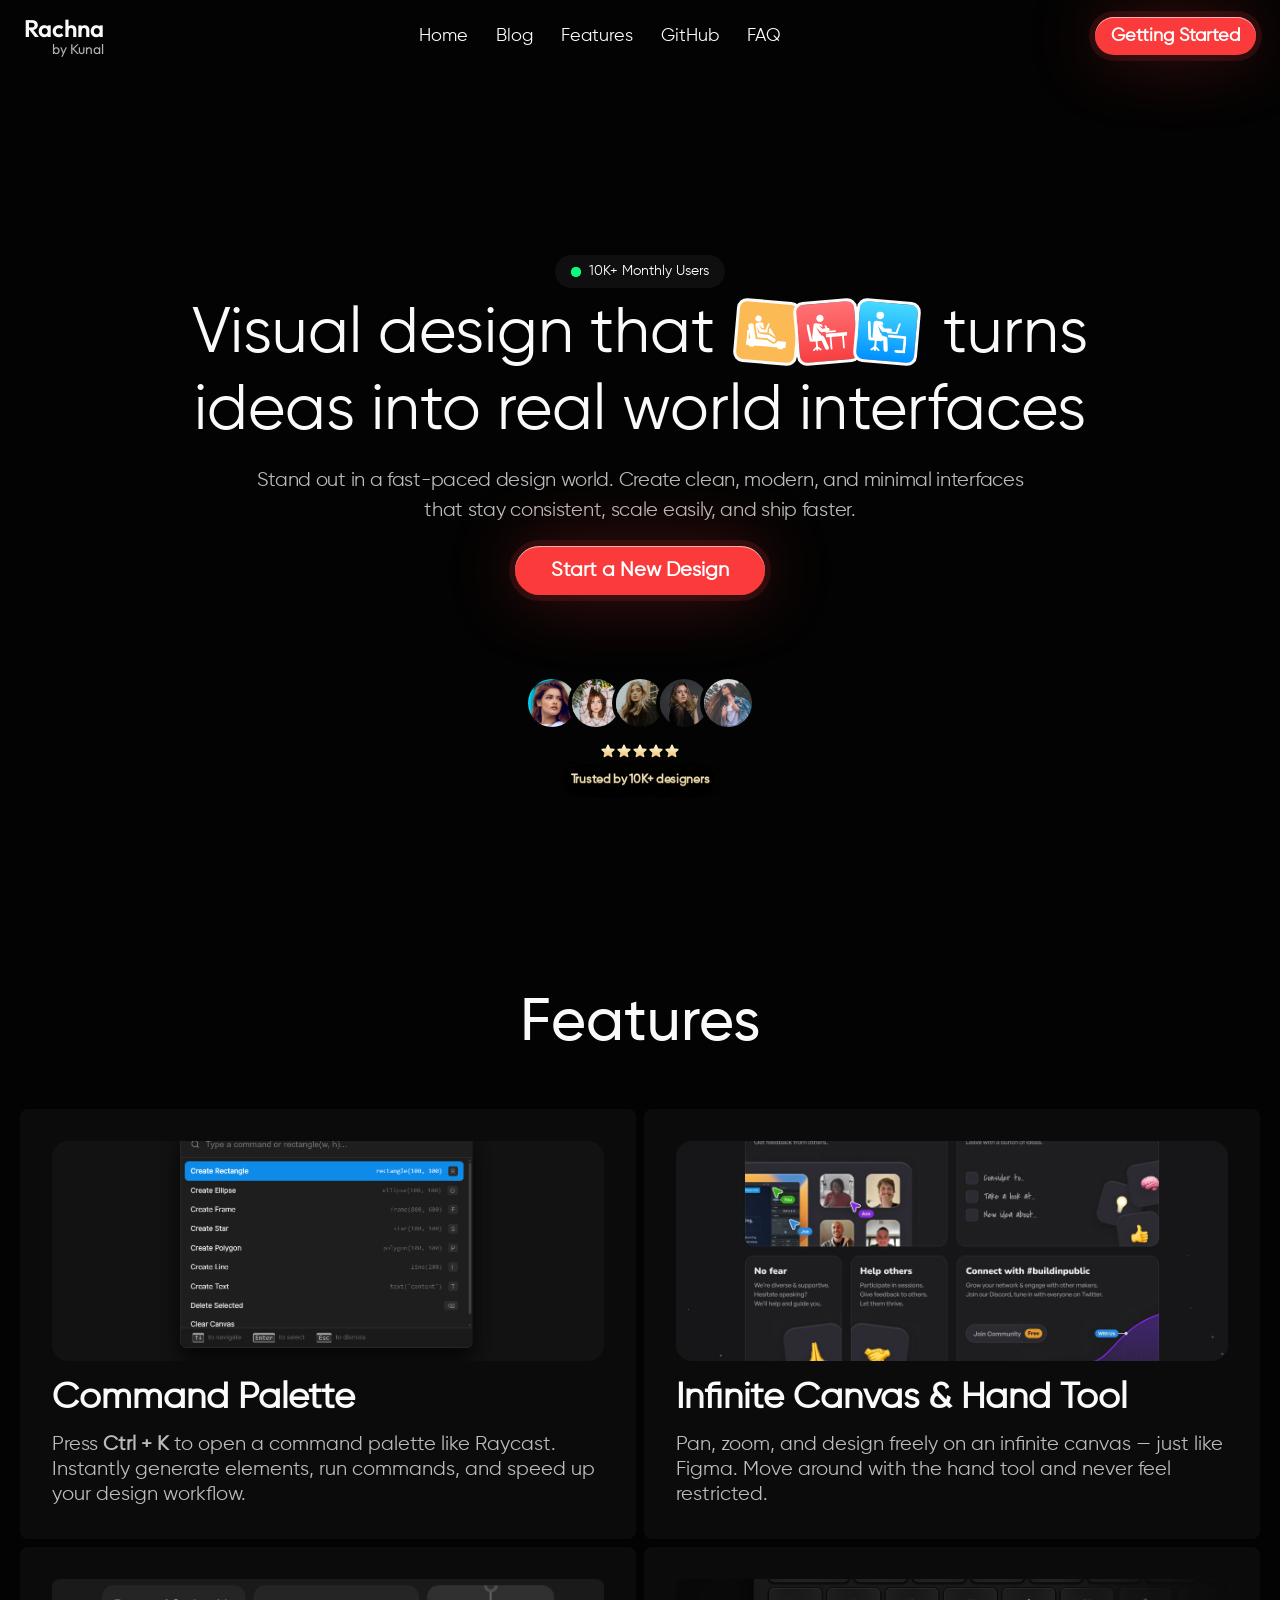
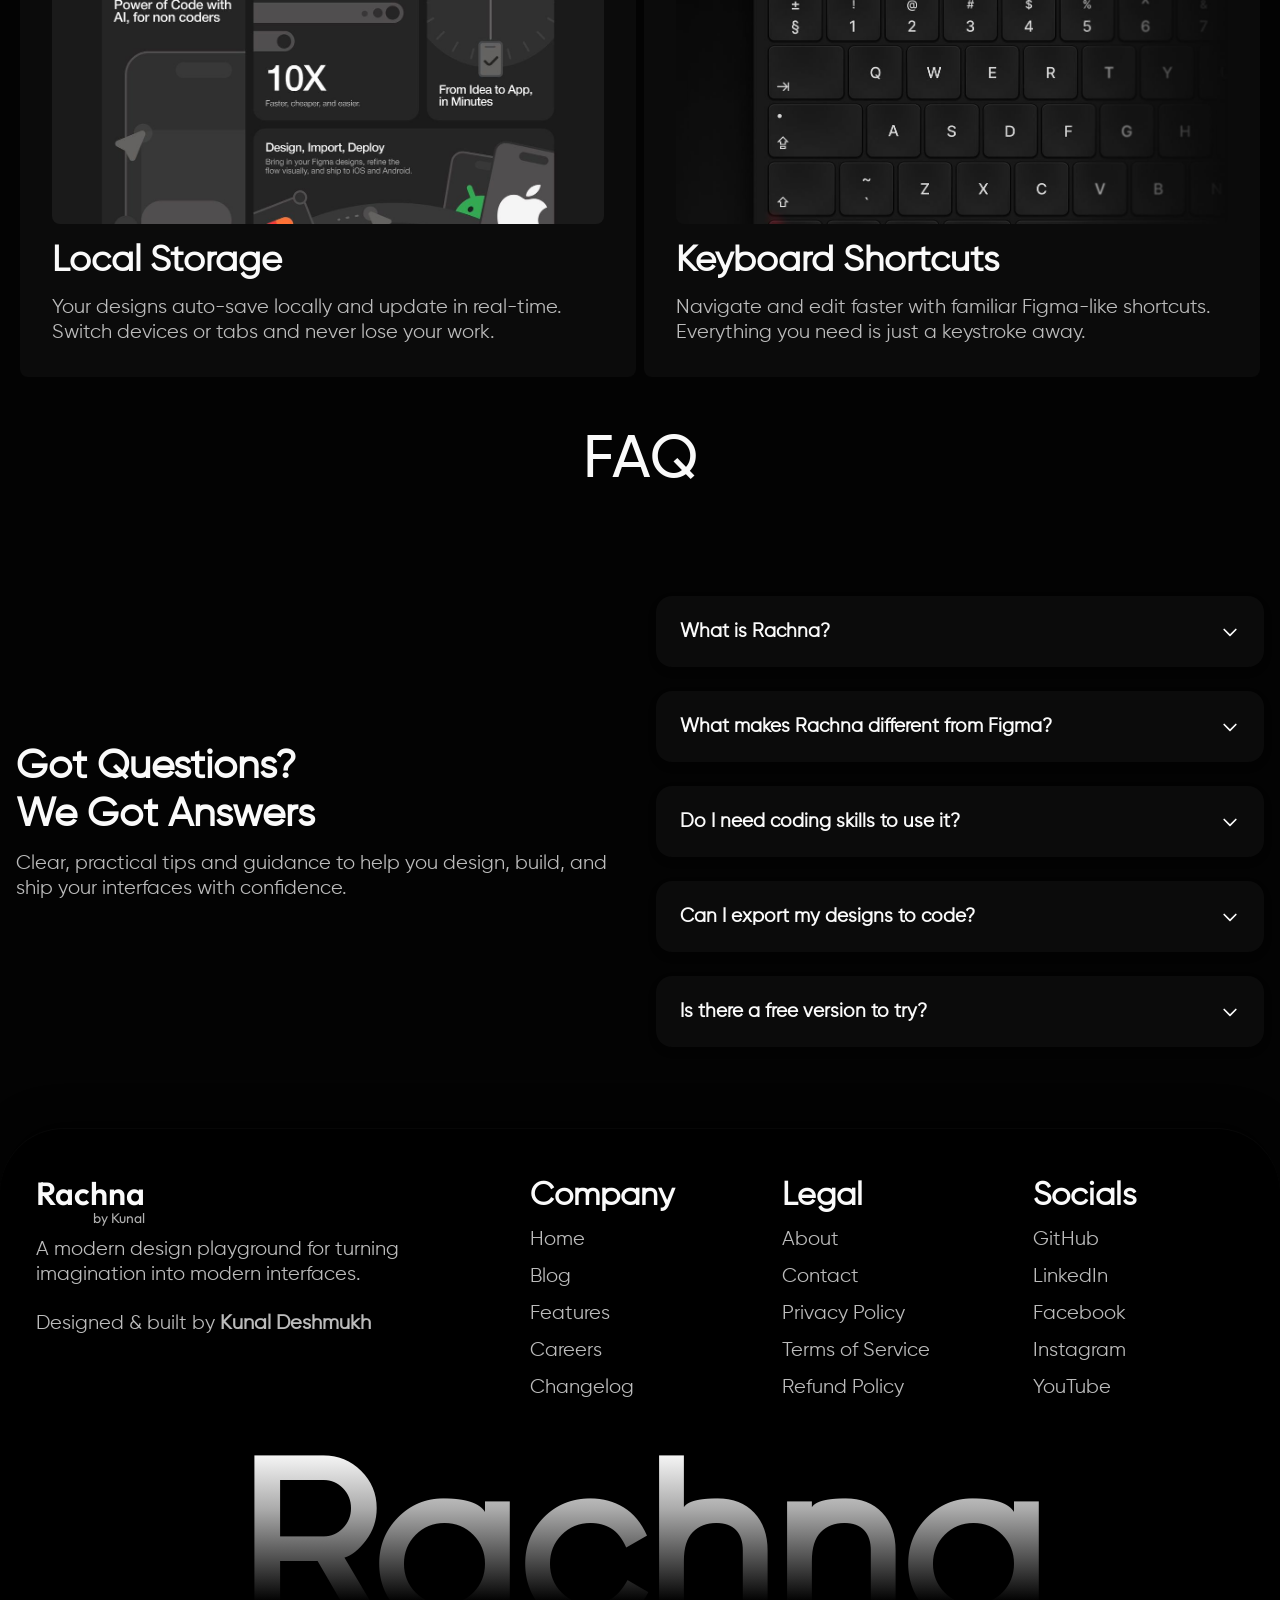
<file: index.html>
<!doctype html>
<html lang="en">
  <head>
    <meta charset="UTF-8" />
    <meta name="viewport" content="width=device-width, initial-scale=1.0" />
    <title>UI | Design, Develop, Deploy</title>
    <link rel="icon" type="image/svg+xml" href="./assets/favicon.svg" />
    <link rel="stylesheet" href="./styles/style.css" />
    <!-- Google tag (gtag.js) -->
		<script async src="https://www.googletagmanager.com/gtag/js?id=G-HBQ35H2QPW"></script>
		<script>
			window.dataLayer = window.dataLayer || []
			function gtag() {
				dataLayer.push(arguments)
			}
			gtag('js', new Date())

			gtag('config', 'G-HBQ35H2QPW')
		</script>
  </head>
  <body>
    <!-- Navigation Bar -->
    <header>
      <div class="header-inner">
        <div class="left">
          <div class="logo">
            <a href="/">
              <span class="brand">Rachna</span>
              <span class="byline">by Kunal</span></a
            >
          </div>
        </div>

        <div class="middle">
          <nav>
            <a href="/">Home</a>
            <a
              href="https://nikuma.notion.site/Rachna-2f1621b27a448098a3bcf5c730794fc7"
              target="_blank"
              rel="noopener noreferrer"
              >Blog</a
            >
            <a href="/#workflow">Features</a>
            <a
              href="https://github.com/bodhniraj/rachna"
              target="_blank"
              rel="noopener noreferrer"
              >GitHub</a
            >
            <a href="/#faq">FAQ</a>
          </nav>
        </div>

        <div class="right">
          <button id="nav-cta">Getting Started</button>

          <div class="more">
            <div class="menu">
              <svg
                xmlns="http://www.w3.org/2000/svg"
                fill="none"
                viewBox="0 0 24 24"
                stroke-width="1.5"
                id="rotatesvg"
              >
                <path
                  stroke-linecap="round"
                  stroke-linejoin="round"
                  d="M6.75 12a.75.75 0 1 1-1.5 0 .75.75 0 0 1 1.5 0ZM12.75 12a.75.75 0 1 1-1.5 0 .75.75 0 0 1 1.5 0ZM18.75 12a.75.75 0 1 1-1.5 0 .75.75 0 0 1 1.5 0Z"
                ></path>
              </svg>
            </div>

            <!-- offset menu -->
            <div class="nav-card" id="navCard">
              <a href="/">Home</a>
              <a
                href="https://nikuma.notion.site/Rachna-2f1621b27a448098a3bcf5c730794fc7"
                target="_blank"
                rel="noopener noreferrer"
                >Blog</a
              >
              <a href="/#workflow">Features</a>
              <a
                href="https://github.com/bodhniraj/rachna"
                target="_blank"
                rel="noopener noreferrer"
                >GitHub</a
              >
              <a href="/#faq">FAQ</a>
            </div>
          </div>
        </div>
      </div>
    </header>

    <!-- Hero Section -->
    <section id="container" class="hero">
      <div class="spotlight-bg"></div>
      <!-- label -->
      <div class="label">
        <div class="status-dot">
          <div class="ping"></div>
          <div class="dot"></div>
        </div>
        <span class="label-text">10K+ Monthly Users</span>
      </div>

      <!-- heading -->
      <h1 class="fade-up">
        Visual design that
        <span class="icons delay-4">
          <span>
            <svg
              width="500"
              height="500"
              viewBox="0 0 500 500"
              fill="none"
              xmlns="http://www.w3.org/2000/svg"
            >
              <g clip-path="url(#clip0_3_60)">
                <path
                  d="M275.732 239.846C275.773 244.747 274.784 249.602 272.83 254.096L278.207 261.374C281.346 262.182 284.388 263.327 287.281 264.788C348.287 295.795 365.124 304.4 365.124 304.4C365.124 304.4 349.46 281.021 295.628 208.282C291.172 202.251 284.287 199.059 277.297 199.056L269.779 220.699C273.597 226.36 275.667 233.018 275.732 239.846Z"
                  fill="white"
                />
                <path
                  d="M118.504 146.726C104.25 150.231 95.536 164.629 99.041 178.883L131.827 312.197L131.86 312.152C134.596 321.684 143.358 328.645 153.736 328.645L153.946 328.644L261.565 327.658L333.105 364.024C344.356 369.741 358.051 365.223 363.736 354.039C369.437 342.822 364.967 329.109 353.751 323.408L277.247 284.52C274.046 282.893 270.506 282.046 266.916 282.046L266.716 282.047L153.529 283.083L185.137 275.801L169.454 275.95C153.313 276.026 141.369 265.179 138.26 257.056L112.103 188.696L154.311 250.914C157.76 255.997 163.508 258.82 169.297 258.765L240.816 258.081C250.671 257.988 258.642 249.925 258.546 240.009C258.503 234.259 255.563 228.628 250.603 225.301L275.216 154.442C277.223 148.666 274.166 142.36 268.392 140.354L268.36 140.345C262.613 138.365 256.306 141.418 254.304 147.178L228.177 222.397L178.552 222.871L140.329 166.528L184.945 205.624L209.111 205.393L196.685 154.869C193.18 140.615 178.782 131.901 164.528 135.406L118.504 146.726ZM168.853 91.369C168.853 96.536 167.836 101.652 165.858 106.426C163.881 111.2 160.983 115.537 157.329 119.191C153.676 122.844 149.339 125.743 144.565 127.72C139.791 129.697 134.675 130.715 129.508 130.715C124.341 130.715 119.225 129.697 114.451 127.72C109.677 125.743 105.34 122.844 101.687 119.191C98.033 115.537 95.1349 111.2 93.1577 106.426C91.1804 101.652 90.1629 96.536 90.163 91.369C90.163 80.9341 94.3083 70.9265 101.687 63.5479C109.065 56.1693 119.073 52.024 129.508 52.024C139.943 52.024 149.95 56.1693 157.329 63.5479C164.708 70.9265 168.853 80.9341 168.853 91.369Z"
                  fill="white"
                />
                <path
                  d="M486.164 350.878H387.769C387.032 355.473 385.582 359.924 383.471 364.071C372.229 386.186 345.182 394.992 323.075 383.757L258.393 350.877H117.314L74.513 176.849C73.6949 173.522 72.2261 170.391 70.1915 167.634C68.1569 164.878 65.5967 162.552 62.6586 160.79C59.7205 159.029 56.4626 157.866 53.0729 157.37C49.6832 156.874 46.2288 157.053 42.909 157.899L27.942 161.711C14.144 165.224 5.75399 179.199 9.13899 193.028L22.61 248.073C20.1383 246.038 17.0354 244.928 13.834 244.932C6.19299 244.932 -0.00201416 251.127 -0.00201416 258.768V417.072C-0.00201416 424.713 6.19299 430.908 13.834 430.908H37.948V439.016C37.948 441.395 38.893 443.677 40.5752 445.359C42.2574 447.041 44.539 447.986 46.918 447.986H91.914C94.293 447.986 96.5745 447.041 98.2567 445.359C99.9389 443.677 100.884 441.395 100.884 439.016V430.908H402.036V439.016C402.036 441.395 402.981 443.677 404.663 445.359C406.345 447.041 408.627 447.986 411.006 447.986H456.002C458.381 447.986 460.663 447.041 462.345 445.359C464.027 443.677 464.972 441.395 464.972 439.016V430.908H486.164C493.805 430.908 500 424.713 500 417.072V364.715C500.001 357.073 493.806 350.879 486.165 350.879M27.672 350.879V268.746L47.774 350.879H27.672Z"
                  fill="white"
                />
              </g>
              <defs>
                <clipPath id="clip0_3_60">
                  <rect width="500" height="500" fill="white" />
                </clipPath>
              </defs>
            </svg>
          </span>
          <span>
            <svg
              width="500"
              height="500"
              viewBox="0 0 500 500"
              fill="none"
              xmlns="http://www.w3.org/2000/svg"
            >
              <g clip-path="url(#clip0_2_20)">
                <path
                  d="M495.913 270.637H237.451C236.367 270.637 235.327 271.068 234.561 271.834C233.795 272.601 233.364 273.64 233.364 274.724V312.15C233.364 313.234 233.795 314.273 234.561 315.04C235.327 315.806 236.367 316.237 237.451 316.237H277.484V461.457C277.484 467.661 282.514 472.691 288.718 472.691C294.922 472.691 299.952 467.662 299.952 461.457V316.236H433.413V461.457C433.413 467.661 438.443 472.691 444.647 472.691C450.851 472.691 455.881 467.662 455.881 461.457V316.236H495.915C496.999 316.236 498.038 315.805 498.805 315.039C499.571 314.272 500.002 313.233 500.002 312.149V274.723C500.002 273.639 499.571 272.6 498.805 271.834C498.038 271.067 496.999 270.637 495.915 270.637M221.463 72.252C221.463 78.1525 220.301 83.9954 218.043 89.4468C215.785 94.8983 212.476 99.8516 208.304 104.024C204.131 108.196 199.178 111.506 193.727 113.764C188.275 116.022 182.433 117.184 176.532 117.184C170.631 117.184 164.788 116.022 159.337 113.764C153.885 111.506 148.932 108.197 144.76 104.024C140.587 99.8519 137.278 94.8986 135.02 89.447C132.762 83.9955 131.6 78.1526 131.6 72.252C131.656 60.3721 136.415 48.998 144.835 40.6174C153.255 32.2368 164.651 27.532 176.531 27.532C188.411 27.532 199.808 32.2368 208.228 40.6174C216.648 48.998 221.407 60.3721 221.463 72.252Z"
                  fill="white"
                />
                <path
                  d="M209.102 308.121C207.841 304.584 205.782 301.385 203.084 298.773C200.387 296.161 197.124 294.205 193.548 293.058L168.027 284.878L172.642 268.769C163.49 267.227 155.749 261.056 152.14 252.605L120.32 177.775L168.817 239.503C170.89 242.143 173.584 244.229 176.659 245.575C179.733 246.921 183.093 247.486 186.439 247.219L228.39 243.881C228.092 244.898 227.94 245.953 227.939 247.013C227.939 253.217 232.969 258.247 239.173 258.247H351.743C357.947 258.247 362.977 253.218 362.977 247.013C362.977 240.808 357.947 235.779 351.743 235.779H279.29C283.962 231.684 286.724 225.529 286.193 218.861C285.301 207.654 275.514 199.282 264.285 200.183L260.708 200.468L247.346 170.165C244.842 164.487 238.207 161.915 232.535 164.418C226.858 166.921 224.285 173.553 226.787 179.229L236.984 202.355L194.089 205.768L152.336 152.623L196.574 185.516L197.965 180.379C202.582 164.264 193.261 147.457 177.147 142.841L127.497 128.616C123.472 127.463 119.253 127.155 115.104 127.711C110.954 128.268 106.965 129.677 103.386 131.849C99.8076 134.022 96.7171 136.911 94.3089 140.335C91.9008 143.76 90.2271 147.645 89.393 151.748L59.458 298.998C58.6308 303.06 58.7912 307.262 59.9258 311.249C61.0604 315.237 63.136 318.894 65.978 321.912H54.33L32.443 149.082C31.313 140.159 23.163 133.84 14.241 134.972C5.317 136.102 -0.999005 144.251 0.130995 153.174L23.822 340.244C24.3189 344.178 26.2345 347.796 29.2094 350.417C32.1842 353.039 36.0137 354.485 39.979 354.484H98.79V421.174L60.103 452.754C55.296 456.678 54.581 463.754 58.504 468.561C62.427 473.368 69.503 474.083 74.312 470.16L98.789 450.178V461.457C98.789 467.661 103.819 472.691 110.023 472.691C116.227 472.691 121.257 467.662 121.257 461.457V450.178L145.733 470.16C147.736 471.799 150.244 472.693 152.831 472.692C156.089 472.692 159.319 471.282 161.54 468.562C165.464 463.755 164.749 456.679 159.942 452.755L121.257 421.175V354.485H173.759L210.097 456.458C213.66 466.457 223.069 472.693 233.108 472.693C235.903 472.689 238.676 472.207 241.308 471.268C254.017 466.74 260.647 452.766 256.118 440.057L209.102 308.121Z"
                  fill="white"
                />
              </g>
              <defs>
                <clipPath id="clip0_2_20">
                  <rect width="500" height="500" fill="white" />
                </clipPath>
              </defs>
            </svg>
          </span>
          <span>
            <svg
              width="500"
              height="500"
              viewBox="0 0 500 500"
              fill="none"
              xmlns="http://www.w3.org/2000/svg"
            >
              <g clip-path="url(#clip0_2_11)">
                <path
                  d="M196.737 50.04C196.737 62.9659 191.602 75.3623 182.462 84.5023C173.322 93.6422 160.926 98.777 148 98.777C135.074 98.777 122.678 93.6422 113.538 84.5023C104.398 75.3623 99.2629 62.9659 99.2629 50.04C99.2629 37.1141 104.398 24.7177 113.538 15.5777C122.678 6.43778 135.074 1.303 148 1.303C160.926 1.303 173.322 6.43778 182.462 15.5777C191.602 24.7177 196.737 37.1141 196.737 50.04ZM261.664 332.114C260.992 326.858 258.76 321.923 255.255 317.949C251.751 313.974 247.135 311.141 242.004 309.816L185.39 295.2L186.654 277.385C176.996 275.544 168.861 268.955 165.027 259.977L130.514 178.811L183.116 245.764C185.366 248.626 188.288 250.888 191.623 252.349C194.958 253.809 198.602 254.423 202.231 254.135L247.734 250.514C247.412 251.618 247.247 252.761 247.245 253.911C247.245 260.64 252.7 266.096 259.43 266.096H369.348C372.028 266.096 374.634 265.212 376.761 263.581C378.889 261.95 380.419 259.664 381.115 257.075L412.053 142.048C413.801 135.549 409.95 128.864 403.451 127.116C396.952 125.37 390.267 129.218 388.519 135.718L360.007 241.725H302.945C308.012 237.284 311.007 230.608 310.432 223.375C309.465 211.218 298.842 202.138 286.669 203.114L210.53 209.172L165.241 151.527L194.061 173.029L194.987 159.987C196.274 141.85 182.615 126.102 164.477 124.815L108.595 120.849C89.4619 119.491 73.1959 134.739 73.3419 153.94L74.5809 316.924C74.6328 323.628 77.0798 330.092 81.4799 335.15H58.9329L35.192 147.683C33.967 138.005 25.131 131.147 15.4489 132.378C5.77095 133.604 -1.08305 142.443 0.14395 152.121L25.841 355.034C26.959 363.861 34.468 370.48 43.366 370.48H107.158V442.82L65.1959 477.074C59.9829 481.329 59.206 489.006 63.462 494.219C67.7169 499.433 75.395 500.208 80.6069 495.953L107.157 474.279V486.514C107.157 493.243 112.612 498.699 119.342 498.699C126.072 498.699 131.527 493.244 131.527 486.514V474.279L158.077 495.953C160.249 497.731 162.969 498.702 165.776 498.7C167.585 498.702 169.371 498.301 171.005 497.526C172.639 496.751 174.08 495.622 175.223 494.22C179.478 489.007 178.702 481.331 173.489 477.075L131.527 442.821V370.481H189.697C198.522 370.481 205.815 364.002 207.13 355.545L211.375 356.641L226.57 475.558C228.425 490.085 241.708 500.338 256.211 498.483C270.727 496.629 280.99 483.357 279.136 468.842L261.664 332.114Z"
                  fill="white"
                />
                <path
                  d="M482.335 281.916H281.685C271.93 281.916 264.02 289.825 264.02 299.581C264.02 309.337 271.929 317.246 281.685 317.246H464.67V463.37H381.534C371.779 463.37 363.869 471.279 363.869 481.035C363.869 490.791 371.778 498.7 381.534 498.7H482.335C492.09 498.7 500 490.791 500 481.035V299.58C500 289.825 492.091 281.916 482.335 281.916Z"
                  fill="white"
                />
              </g>
              <defs>
                <clipPath id="clip0_2_11">
                  <rect width="500" height="500" fill="white" />
                </clipPath>
              </defs>
            </svg> </span
        ></span>
        turns ideas into real world interfaces
      </h1>

      <!-- sub-heading -->
      <p class="fade-up">
        Stand out in a fast-paced design world. Create clean, modern, and
        minimal interfaces that stay consistent, scale easily, and ship faster.
      </p>

      <!-- cta -->
      <button id="cta" class="fade-in">Start a New Design</button>

      <!-- social-proofs -->
      <div class="social">
        <div class="proof float">
          <img src="./assets/images/first.png" alt="" />
          <img src="./assets/images/second.png" alt="" />
          <img src="./assets/images/third.png" alt="" />
          <img src="./assets/images/fourth.png" alt="" />
          <img src="./assets/images/fifth.png" alt="" />
        </div>
        <span class="stars"
          ><svg
            xmlns="http://www.w3.org/2000/svg"
            viewBox="0 0 24 24"
            class="size-6"
          >
            <defs>
              <!-- Gold body -->
              <linearGradient id="goldFill" x1="0" y1="0" x2="0" y2="1">
                <stop offset="0%" stop-color="#fff6d8"></stop>
                <stop offset="100%" stop-color="#f0c97a"></stop>
              </linearGradient>

              <!-- Subtle top highlight -->
              <linearGradient id="goldHighlight" x1="0" y1="0" x2="0" y2="1">
                <stop offset="0%" stop-color="white" stop-opacity="0.55"></stop>
                <stop offset="60%" stop-color="white" stop-opacity="0"></stop>
              </linearGradient>
            </defs>

            <!-- main star -->
            <path
              d="M10.788 3.21c.448-1.077 1.976-1.077 2.424 0l2.082 5.006 5.404.434c1.164.093 1.636 1.545.749 2.305l-4.117 3.527 1.257 5.273c.271 1.136-.964 2.033-1.96 1.425L12 18.354 7.373 21.18c-.996.608-2.231-.29-1.96-1.425l1.257-5.273-4.117-3.527c-.887-.76-.415-2.212.749-2.305l5.404-.434 2.082-5.005Z"
              fill="url(#goldFill)"
            ></path>

            <!-- internal highlight overlay -->
            <path
              d="M10.788 3.21c.448-1.077 1.976-1.077 2.424 0l2.082 5.006 5.404.434c1.164.093 1.636 1.545.749 2.305l-4.117 3.527 1.257 5.273c.271 1.136-.964 2.033-1.96 1.425L12 18.354 7.373 21.18c-.996.608-2.231-.29-1.96-1.425l1.257-5.273-4.117-3.527c-.887-.76-.415-2.212.749-2.305l5.404-.434 2.082-5.005Z"
              fill="url(#goldHighlight)"
              opacity="0.35"
            ></path>

            <!-- crisp edge -->
            <path
              d="M10.788 3.21c.448-1.077 1.976-1.077 2.424 0l2.082 5.006 5.404.434c1.164.093 1.636 1.545.749 2.305l-4.117 3.527 1.257 5.273c.271 1.136-.964 2.033-1.96 1.425L12 18.354 7.373 21.18c-.996.608-2.231-.29-1.96-1.425l1.257-5.273-4.117-3.527c-.887-.76-.415-2.212.749-2.305l5.404-.434 2.082-5.005Z"
              fill="none"
              stroke="white"
              stroke-opacity="0.25"
              stroke-width="0.4"
            ></path>
          </svg>
          <svg
            xmlns="http://www.w3.org/2000/svg"
            viewBox="0 0 24 24"
            class="size-6"
          >
            <defs>
              <!-- Gold body -->
              <linearGradient id="goldFill" x1="0" y1="0" x2="0" y2="1">
                <stop offset="0%" stop-color="#fff6d8"></stop>
                <stop offset="100%" stop-color="#f0c97a"></stop>
              </linearGradient>

              <!-- Subtle top highlight -->
              <linearGradient id="goldHighlight" x1="0" y1="0" x2="0" y2="1">
                <stop offset="0%" stop-color="white" stop-opacity="0.55"></stop>
                <stop offset="60%" stop-color="white" stop-opacity="0"></stop>
              </linearGradient>
            </defs>

            <!-- main star -->
            <path
              d="M10.788 3.21c.448-1.077 1.976-1.077 2.424 0l2.082 5.006 5.404.434c1.164.093 1.636 1.545.749 2.305l-4.117 3.527 1.257 5.273c.271 1.136-.964 2.033-1.96 1.425L12 18.354 7.373 21.18c-.996.608-2.231-.29-1.96-1.425l1.257-5.273-4.117-3.527c-.887-.76-.415-2.212.749-2.305l5.404-.434 2.082-5.005Z"
              fill="url(#goldFill)"
            ></path>

            <!-- internal highlight overlay -->
            <path
              d="M10.788 3.21c.448-1.077 1.976-1.077 2.424 0l2.082 5.006 5.404.434c1.164.093 1.636 1.545.749 2.305l-4.117 3.527 1.257 5.273c.271 1.136-.964 2.033-1.96 1.425L12 18.354 7.373 21.18c-.996.608-2.231-.29-1.96-1.425l1.257-5.273-4.117-3.527c-.887-.76-.415-2.212.749-2.305l5.404-.434 2.082-5.005Z"
              fill="url(#goldHighlight)"
              opacity="0.35"
            ></path>

            <!-- crisp edge -->
            <path
              d="M10.788 3.21c.448-1.077 1.976-1.077 2.424 0l2.082 5.006 5.404.434c1.164.093 1.636 1.545.749 2.305l-4.117 3.527 1.257 5.273c.271 1.136-.964 2.033-1.96 1.425L12 18.354 7.373 21.18c-.996.608-2.231-.29-1.96-1.425l1.257-5.273-4.117-3.527c-.887-.76-.415-2.212.749-2.305l5.404-.434 2.082-5.005Z"
              fill="none"
              stroke="white"
              stroke-opacity="0.25"
              stroke-width="0.4"
            ></path>
          </svg>
          <svg
            xmlns="http://www.w3.org/2000/svg"
            viewBox="0 0 24 24"
            class="size-6"
          >
            <defs>
              <!-- Gold body -->
              <linearGradient id="goldFill" x1="0" y1="0" x2="0" y2="1">
                <stop offset="0%" stop-color="#fff6d8"></stop>
                <stop offset="100%" stop-color="#f0c97a"></stop>
              </linearGradient>

              <!-- Subtle top highlight -->
              <linearGradient id="goldHighlight" x1="0" y1="0" x2="0" y2="1">
                <stop offset="0%" stop-color="white" stop-opacity="0.55"></stop>
                <stop offset="60%" stop-color="white" stop-opacity="0"></stop>
              </linearGradient>
            </defs>

            <!-- main star -->
            <path
              d="M10.788 3.21c.448-1.077 1.976-1.077 2.424 0l2.082 5.006 5.404.434c1.164.093 1.636 1.545.749 2.305l-4.117 3.527 1.257 5.273c.271 1.136-.964 2.033-1.96 1.425L12 18.354 7.373 21.18c-.996.608-2.231-.29-1.96-1.425l1.257-5.273-4.117-3.527c-.887-.76-.415-2.212.749-2.305l5.404-.434 2.082-5.005Z"
              fill="url(#goldFill)"
            ></path>

            <!-- internal highlight overlay -->
            <path
              d="M10.788 3.21c.448-1.077 1.976-1.077 2.424 0l2.082 5.006 5.404.434c1.164.093 1.636 1.545.749 2.305l-4.117 3.527 1.257 5.273c.271 1.136-.964 2.033-1.96 1.425L12 18.354 7.373 21.18c-.996.608-2.231-.29-1.96-1.425l1.257-5.273-4.117-3.527c-.887-.76-.415-2.212.749-2.305l5.404-.434 2.082-5.005Z"
              fill="url(#goldHighlight)"
              opacity="0.35"
            ></path>

            <!-- crisp edge -->
            <path
              d="M10.788 3.21c.448-1.077 1.976-1.077 2.424 0l2.082 5.006 5.404.434c1.164.093 1.636 1.545.749 2.305l-4.117 3.527 1.257 5.273c.271 1.136-.964 2.033-1.96 1.425L12 18.354 7.373 21.18c-.996.608-2.231-.29-1.96-1.425l1.257-5.273-4.117-3.527c-.887-.76-.415-2.212.749-2.305l5.404-.434 2.082-5.005Z"
              fill="none"
              stroke="white"
              stroke-opacity="0.25"
              stroke-width="0.4"
            ></path>
          </svg>
          <svg
            xmlns="http://www.w3.org/2000/svg"
            viewBox="0 0 24 24"
            class="size-6"
          >
            <defs>
              <!-- Gold body -->
              <linearGradient id="goldFill" x1="0" y1="0" x2="0" y2="1">
                <stop offset="0%" stop-color="#fff6d8"></stop>
                <stop offset="100%" stop-color="#f0c97a"></stop>
              </linearGradient>

              <!-- Subtle top highlight -->
              <linearGradient id="goldHighlight" x1="0" y1="0" x2="0" y2="1">
                <stop offset="0%" stop-color="white" stop-opacity="0.55"></stop>
                <stop offset="60%" stop-color="white" stop-opacity="0"></stop>
              </linearGradient>
            </defs>

            <!-- main star -->
            <path
              d="M10.788 3.21c.448-1.077 1.976-1.077 2.424 0l2.082 5.006 5.404.434c1.164.093 1.636 1.545.749 2.305l-4.117 3.527 1.257 5.273c.271 1.136-.964 2.033-1.96 1.425L12 18.354 7.373 21.18c-.996.608-2.231-.29-1.96-1.425l1.257-5.273-4.117-3.527c-.887-.76-.415-2.212.749-2.305l5.404-.434 2.082-5.005Z"
              fill="url(#goldFill)"
            ></path>

            <!-- internal highlight overlay -->
            <path
              d="M10.788 3.21c.448-1.077 1.976-1.077 2.424 0l2.082 5.006 5.404.434c1.164.093 1.636 1.545.749 2.305l-4.117 3.527 1.257 5.273c.271 1.136-.964 2.033-1.96 1.425L12 18.354 7.373 21.18c-.996.608-2.231-.29-1.96-1.425l1.257-5.273-4.117-3.527c-.887-.76-.415-2.212.749-2.305l5.404-.434 2.082-5.005Z"
              fill="url(#goldHighlight)"
              opacity="0.35"
            ></path>

            <!-- crisp edge -->
            <path
              d="M10.788 3.21c.448-1.077 1.976-1.077 2.424 0l2.082 5.006 5.404.434c1.164.093 1.636 1.545.749 2.305l-4.117 3.527 1.257 5.273c.271 1.136-.964 2.033-1.96 1.425L12 18.354 7.373 21.18c-.996.608-2.231-.29-1.96-1.425l1.257-5.273-4.117-3.527c-.887-.76-.415-2.212.749-2.305l5.404-.434 2.082-5.005Z"
              fill="none"
              stroke="white"
              stroke-opacity="0.25"
              stroke-width="0.4"
            ></path>
          </svg>
          <svg
            xmlns="http://www.w3.org/2000/svg"
            viewBox="0 0 24 24"
            class="size-6"
          >
            <defs>
              <!-- Gold body -->
              <linearGradient id="goldFill" x1="0" y1="0" x2="0" y2="1">
                <stop offset="0%" stop-color="#fff6d8"></stop>
                <stop offset="100%" stop-color="#f0c97a"></stop>
              </linearGradient>

              <!-- Subtle top highlight -->
              <linearGradient id="goldHighlight" x1="0" y1="0" x2="0" y2="1">
                <stop offset="0%" stop-color="white" stop-opacity="0.55"></stop>
                <stop offset="60%" stop-color="white" stop-opacity="0"></stop>
              </linearGradient>
            </defs>

            <!-- main star -->
            <path
              d="M10.788 3.21c.448-1.077 1.976-1.077 2.424 0l2.082 5.006 5.404.434c1.164.093 1.636 1.545.749 2.305l-4.117 3.527 1.257 5.273c.271 1.136-.964 2.033-1.96 1.425L12 18.354 7.373 21.18c-.996.608-2.231-.29-1.96-1.425l1.257-5.273-4.117-3.527c-.887-.76-.415-2.212.749-2.305l5.404-.434 2.082-5.005Z"
              fill="url(#goldFill)"
            ></path>

            <!-- internal highlight overlay -->
            <path
              d="M10.788 3.21c.448-1.077 1.976-1.077 2.424 0l2.082 5.006 5.404.434c1.164.093 1.636 1.545.749 2.305l-4.117 3.527 1.257 5.273c.271 1.136-.964 2.033-1.96 1.425L12 18.354 7.373 21.18c-.996.608-2.231-.29-1.96-1.425l1.257-5.273-4.117-3.527c-.887-.76-.415-2.212.749-2.305l5.404-.434 2.082-5.005Z"
              fill="url(#goldHighlight)"
              opacity="0.35"
            ></path>

            <!-- crisp edge -->
            <path
              d="M10.788 3.21c.448-1.077 1.976-1.077 2.424 0l2.082 5.006 5.404.434c1.164.093 1.636 1.545.749 2.305l-4.117 3.527 1.257 5.273c.271 1.136-.964 2.033-1.96 1.425L12 18.354 7.373 21.18c-.996.608-2.231-.29-1.96-1.425l1.257-5.273-4.117-3.527c-.887-.76-.415-2.212.749-2.305l5.404-.434 2.082-5.005Z"
              fill="none"
              stroke="white"
              stroke-opacity="0.25"
              stroke-width="0.4"
            ></path>
          </svg>
        </span>
        <p class="fade-up">Trusted by 10K+ designers</p>
      </div>
    </section>

    <!-- Features -->

    <section class="workflow" id="workflow">
      <!-- sub-heading -->
      <h2 class="fade-up">
        <span>Features</span>
      </h2>

      <!-- bento grid -->
      <div class="bentogrid">
        <div class="bento">
          <div class="box1">
            <div class="top">
              <!-- <span>01</span> -->
            </div>
            <div class="bottom">
              <h3>Command Palette</h3>
              <p>
                Press <strong>Ctrl + K</strong> to open a command palette like
                Raycast. Instantly generate elements, run commands, and speed up
                your design workflow.
              </p>
            </div>
          </div>
          <div class="box2">
            <div class="top">
              <!-- <span>02</span> -->
            </div>
            <div class="bottom">
              <h3>Infinite Canvas & Hand Tool</h3>
              <p>
                Pan, zoom, and design freely on an infinite canvas — just like
                Figma. Move around with the hand tool and never feel restricted.
              </p>
            </div>
          </div>
          <div class="box3">
            <div class="top">
              <!-- <span>03</span> -->
            </div>
            <div class="bottom">
              <h3>Local Storage</h3>
              <p>
                Your designs auto-save locally and update in real-time. Switch
                devices or tabs and never lose your work.
              </p>
            </div>
          </div>
          <div class="box4">
            <div class="top">
              <!-- <span>04</span> -->
            </div>
            <div class="bottom">
              <h3>Keyboard Shortcuts</h3>
              <p>
                Navigate and edit faster with familiar Figma-like shortcuts.
                Everything you need is just a keystroke away.
              </p>
            </div>
          </div>
        </div>
      </div>
    </section>

    <!-- FAQ -->
    <section class="faq" id="faq">
      <!-- sub-heading -->
      <h2 class="fade-up">
        <span>FAQ</span>
      </h2>

      <!-- bento grid -->
      <div class="bentogrid">
        <div class="bento">
          <div class="box1">
            <h3>Got Questions? <br />We Got Answers</h3>
            <p>
              Clear, practical tips and guidance to help you design, build, and
              ship your interfaces with confidence.
            </p>
          </div>
          <div class="box2">
            <div class="faq-container">
              <!-- FAQ Items -->
              <div class="faq-list">
                <details class="faq-item">
                  <summary>
                    <h3>What is Rachna?</h3>

                    <svg
                      class="arrow"
                      width="20"
                      height="20"
                      viewBox="0 0 24 24"
                      fill="none"
                      stroke="currentColor"
                      stroke-width="2"
                      stroke-linecap="round"
                      stroke-linejoin="round"
                    >
                      <path d="M19 9l-7 7-7-7"></path>
                    </svg>
                  </summary>

                  <div class="faq-content">
                    <p>
                      Rachna is a modern visual design tool built to turn your
                      ideas into interfaces — clean, scalable, and ready for
                      real-world projects.
                    </p>
                  </div>
                </details>

                <details class="faq-item">
                  <summary>
                    <h3>What makes Rachna different from Figma?</h3>

                    <svg
                      class="arrow"
                      width="20"
                      height="20"
                      viewBox="0 0 24 24"
                      fill="none"
                      stroke="currentColor"
                      stroke-width="2"
                      stroke-linecap="round"
                      stroke-linejoin="round"
                    >
                      <path d="M19 9l-7 7-7-7"></path>
                    </svg>
                  </summary>

                  <div class="faq-content">
                    <p>
                      Rachna is built for speed and simplicity. Our main focus
                      is on modern and clean design, lightning-fast performance,
                      and minimal clutter workflow so you can focus on design,
                      not distractions.
                    </p>
                  </div>
                </details>

                <details class="faq-item">
                  <summary>
                    <h3>Do I need coding skills to use it?</h3>

                    <svg
                      class="arrow"
                      width="20"
                      height="20"
                      viewBox="0 0 24 24"
                      fill="none"
                      stroke="currentColor"
                      stroke-width="2"
                      stroke-linecap="round"
                      stroke-linejoin="round"
                    >
                      <path d="M19 9l-7 7-7-7"></path>
                    </svg>
                  </summary>

                  <div class="faq-content">
                    <p>
                      Nope! Whether you’re a designer or a beginner, Rachna’s
                      intuitive drag-and-drop interface lets you create
                      professional interfaces without touching a single line of
                      code.
                    </p>
                  </div>
                </details>

                <details class="faq-item">
                  <summary>
                    <h3>Can I export my designs to code?</h3>
                    <svg
                      class="arrow"
                      width="20"
                      height="20"
                      viewBox="0 0 24 24"
                      fill="none"
                      stroke="currentColor"
                      stroke-width="2"
                      stroke-linecap="round"
                      stroke-linejoin="round"
                    >
                      <path d="M19 9l-7 7-7-7"></path>
                    </svg>
                  </summary>

                  <div class="faq-content">
                    <p>
                      Yes! Rachna lets you export clean, production-ready HTML &
                      CSS code for your projects which is perfect for developers
                      or handoff to teams.
                    </p>
                  </div>
                </details>

                <details class="faq-item">
                  <summary>
                    <h3>Is there a free version to try?</h3>

                    <svg
                      class="arrow"
                      width="20"
                      height="20"
                      viewBox="0 0 24 24"
                      fill="none"
                      stroke="currentColor"
                      stroke-width="2"
                      stroke-linecap="round"
                      stroke-linejoin="round"
                    >
                      <path d="M19 9l-7 7-7-7"></path>
                    </svg>
                  </summary>

                  <div class="faq-content">
                    <p>
                      Definitely! Get started with our free plan, explore all
                      the core features, and upgrade anytime if you need
                      advanced functionality.
                    </p>
                  </div>
                </details>
              </div>
            </div>
          </div>
        </div>
      </div>
    </section>

    <!-- Footer -->
    <section class="footer">
      <!-- bento grid -->
      <div class="bentogrid">
        <div class="bento">
          <div class="box1">
            <a href="/" class="rizz">
              <span class="brand">Rachna</span>
              <span class="byline">by Kunal</span></a
            >
            <p>
              A modern design playground for turning imagination into modern
              interfaces.
            </p>
            <p>Designed & built by <b>Kunal Deshmukh</b></p>
          </div>
          <div class="box2">
            <h3>Company</h3>
            <ul>
              <li><a href="/">Home</a></li>
              <li>
                <a
                  href="https://nikuma.notion.site/Rachna-2f1621b27a448098a3bcf5c730794fc7"
                  target="_blank"
                  rel="noopener noreferrer"
                  >Blog</a
                >
              </li>
              <li>
                <a href="/#workflow">Features</a>
              </li>
              <li><a href="/">Careers</a></li>
              <li><a href="/">Changelog</a></li>
            </ul>
          </div>
          <div class="box3">
            <h3>Legal</h3>
            <ul>
              <li><a href="/">About</a></li>
              <li><a href="/">Contact</a></li>
              <li><a href="/">Privacy Policy</a></li>
              <li><a href="/">Terms of Service</a></li>
              <li><a href="/">Refund Policy</a></li>
            </ul>
          </div>
          <div class="box4">
            <h3>Socials</h3>
            <ul>
              <li>
                <a
                  href="https://github.com/Kunald07"
                  target="_blank"
                  rel="noopener noreferrer"
                  >GitHub</a
                >
              </li>
              <li>
                <a
                  href="https://www.linkedin.com/in/kunaldeshmukh"
                  target="_blank"
                  rel="noopener noreferrer"
                  >LinkedIn</a
                >
              </li>
              <li>
                <a
                  href="https://www.facebook.com/"
                  target="_blank"
                  rel="noopener noreferrer"
                  >Facebook</a
                >
              </li>
              <li>
                <a
                  href="https://instagram.com/"
                  target="_blank"
                  rel="noopener noreferrer"
                >
                  Instagram</a
                >
              </li>
              <li>
                <a
                  href="https://www.youtube.com/"
                  target="_blank"
                  rel="noopener noreferrer"
                  >YouTube</a
                >
              </li>
            </ul>
          </div>
        </div>
      </div>
      <p class="bigtext">Rachna</p>
    </section>

    <script src="./scripts/components/nav.js"></script>
    <script src="./scripts/components/spotlight.js"></script>
    <script src="./scripts/components/cta.js"></script>
  </body>
</html>
</file>
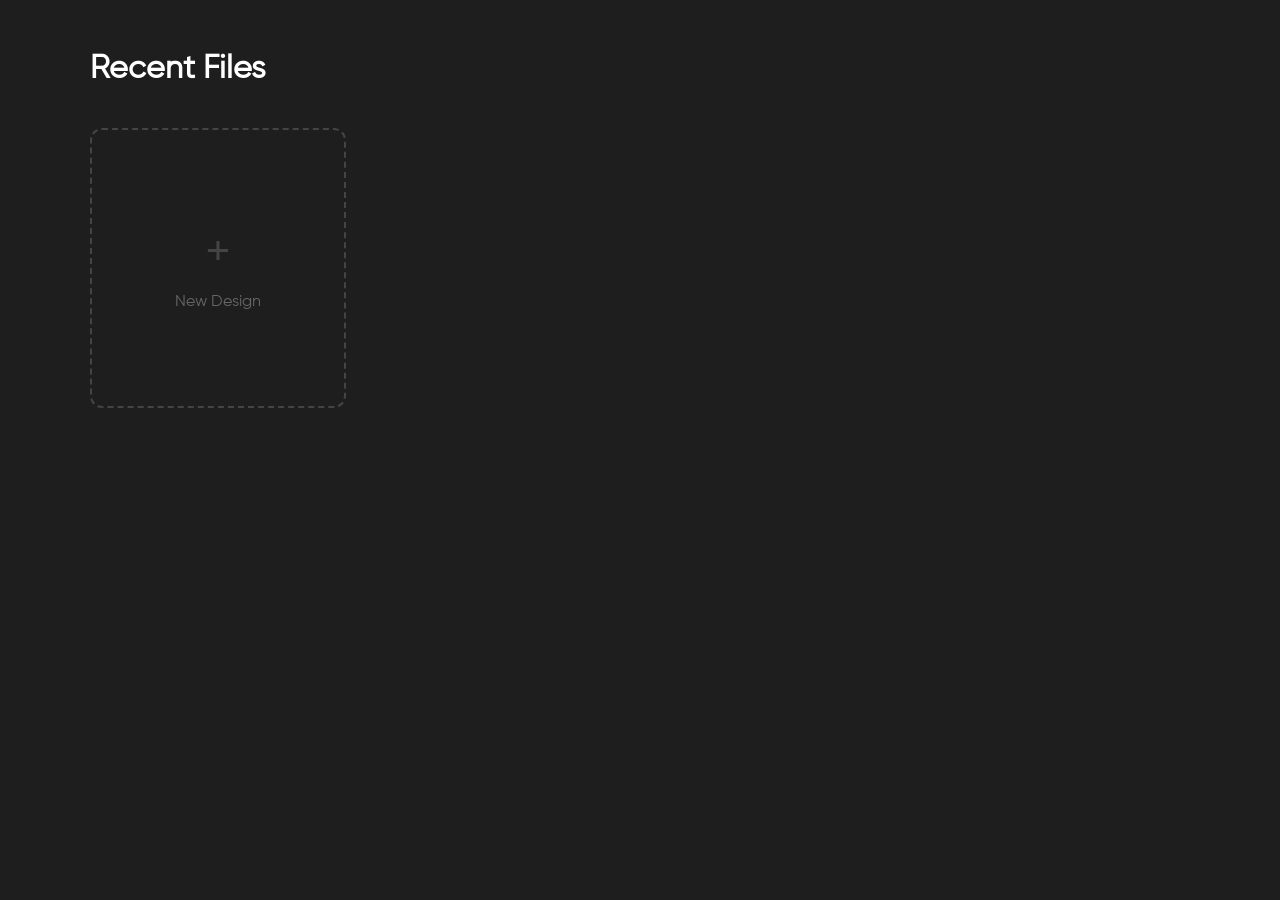
<file: app.html>
<!doctype html>
<html lang="en">
  <head>
    <meta charset="UTF-8" />
    <meta name="viewport" content="width=device-width, initial-scale=1.0" />
    <title>App - Rachna</title>
    <link rel="icon" type="image/svg+xml" href="./assets/favicon.svg" />
    <link rel="stylesheet" href="./styles/app.css" />
    <!-- Google tag (gtag.js) -->
    <script
      async
      src="https://www.googletagmanager.com/gtag/js?id=G-HBQ35H2QPW"
    ></script>
    <script>
      window.dataLayer = window.dataLayer || [];
      function gtag() {
        dataLayer.push(arguments);
      }
      gtag("js", new Date());

      gtag("config", "G-HBQ35H2QPW");
    </script>
  </head>
  <body>
    <div id="app">
      <!-- Left Sidebar -->
      <aside class="sidebar sidebar-left">
        <div class="sidebar-header">
          <div
            class="logo-wrapper"
            style="display: flex; align-items: center; gap: 10px"
          >
            <button
              onclick="window.location.href = 'dashboard.html'"
              class="dash"
            >
              <!-- Simple Home Icon -->
              <svg
                width="20"
                height="20"
                viewBox="0 0 24 24"
                fill="currentColor"
              >
                <path d="M10 20v-6h4v6h5v-8h3L12 3 2 12h3v8z" />
              </svg>
            </button>
            <div class="logo">Rachna</div>
          </div>
          <div class="filename" contenteditable="true" spellcheck="false">
            Untitled
          </div>
        </div>

        <!-- NEW SECTION: Static Guide Hint -->
        <div class="sidebar-guide-hint">
          <span>Shortcut Guide</span>
          <kbd>Shift + /</kbd>
        </div>

        <!-- File Header -->
        <div class="file-controls">
          <div class="file-title">Layers</div>
        </div>

        <!-- Layers -->
        <div class="layers"></div>
        <!-- <div class="layer-item">Rectangle 1</div> -->
      </aside>

      <!-- Middle Canvas -->
      <main class="editor">
        <div id="canvas-wrapper">
          <div id="canvas"></div>
        </div>

        <!-- bottom dock -->
        <div class="dock">
          <button class="tool-btn" data-tool="move">
            <svg
              xmlns="http://www.w3.org/2000/svg"
              viewBox="0 0 24 24"
              fill="currentColor"
              width="24"
              height="24"
            >
              <path
                d="M12 1.5a.75.75 0 0 1 .75.75V4.5a.75.75 0 0 1-1.5 0V2.25A.75.75 0 0 1 12 1.5ZM5.636 4.136a.75.75 0 0 1 1.06 0l1.592 1.591a.75.75 0 0 1-1.061 1.06l-1.591-1.59a.75.75 0 0 1 0-1.061Zm12.728 0a.75.75 0 0 1 0 1.06l-1.591 1.592a.75.75 0 0 1-1.06-1.061l1.59-1.591a.75.75 0 0 1 1.061 0Zm-6.816 4.496a.75.75 0 0 1 .82.311l5.228 7.917a.75.75 0 0 1-.777 1.148l-2.097-.43 1.045 3.9a.75.75 0 0 1-1.45.388l-1.044-3.899-1.601 1.42a.75.75 0 0 1-1.247-.606l.569-9.47a.75.75 0 0 1 .554-.68ZM3 10.5a.75.75 0 0 1 .75-.75H6a.75.75 0 0 1 0 1.5H3.75A.75.75 0 0 1 3 10.5Zm14.25 0a.75.75 0 0 1 .75-.75h2.25a.75.75 0 0 1 0 1.5H18a.75.75 0 0 1-.75-.75Zm-8.962 3.712a.75.75 0 0 1 0 1.061l-1.591 1.591a.75.75 0 1 1-1.061-1.06l1.591-1.592a.75.75 0 0 1 1.06 0Z"
              />
            </svg>
            <kbd>V</kbd>
          </button>

          <button class="tool-btn" data-tool="hand">
            <svg
              xmlns="http://www.w3.org/2000/svg"
              viewBox="0 0 24 24"
              fill="currentColor"
              width="18"
              height="18"
            >
              <path
                d="M10.5 1.875a1.125 1.125 0 0 1 2.25 0v8.219c.517.162 1.02.382 1.5.659V3.375a1.125 1.125 0 0 1 2.25 0v10.937a4.505 4.505 0 0 0-3.25 2.373 8.963 8.963 0 0 1 4-.935A.75.75 0 0 0 18 15v-2.266a3.368 3.368 0 0 1 .988-2.37 1.125 1.125 0 0 1 1.591 1.59 1.118 1.118 0 0 0-.329.79v3.006h-.005a6 6 0 0 1-1.752 4.007l-1.736 1.736a6 6 0 0 1-4.242 1.757H10.5a7.5 7.5 0 0 1-7.5-7.5V6.375a1.125 1.125 0 0 1 2.25 0v5.519c.46-.452.965-.832 1.5-1.141V3.375a1.125 1.125 0 0 1 2.25 0v6.526c.495-.1.997-.151 1.5-.151V1.875Z"
              />
            </svg>
            <kbd>H</kbd>
          </button>

          <button class="tool-btn" data-tool="frame">
            <svg
              xmlns="http://www.w3.org/2000/svg"
              fill="none"
              viewBox="0 0 24 24"
              stroke="currentColor"
              stroke-width="2.5"
              width="18"
              height="18"
            >
              <path
                d="M5.25 8.25h15m-16.5 7.5h15m-1.8-13.5-3.9 19.5m-2.1-19.5-3.9 19.5"
              />
            </svg>
            <kbd>F</kbd>
          </button>

          <div class="tool-group">
            <button class="tool-btn dropdown-trigger" data-tool="shape">
              <svg
                xmlns="http://www.w3.org/2000/svg"
                viewBox="0 0 24 24"
                fill="currentColor"
                width="18"
                height="18"
              >
                <rect x="4" y="4" width="16" height="16" rx="2" />
              </svg>
              <kbd>R</kbd>
            </button>
            <div class="tool-dropdown" id="shape-dropdown">
              <button data-shape="rectangle">Rectangle <kbd>R</kbd></button>
              <button data-shape="ellipse">Ellipse <kbd>O</kbd></button>
              <button data-shape="line">Line <kbd>L</kbd></button>
              <button data-shape="polygon">Polygon <kbd>P</kbd></button>
              <button data-shape="star">Star <kbd>S</kbd></button>
            </div>
          </div>

          <button class="tool-btn" data-tool="text">
            <svg
              xmlns="http://www.w3.org/2000/svg"
              viewBox="0 0 24 24"
              fill="currentColor"
              width="18"
              height="18"
            >
              <path d="M13 6v15h-2V6H5V4h14v2h-6z" />
            </svg>
            Text
          </button>

          <button class="tool-btn" data-tool="image">
            <svg
              xmlns="http://www.w3.org/2000/svg"
              viewBox="0 0 24 24"
              fill="currentColor"
              width="18"
              height="18"
            >
              <path
                d="M21 19V5c0-1.1-.9-2-2-2H5c-1.1 0-2 .9-2 2v14c0 1.1.9 2 2 2h14c1.1 0 2-.9 2-2zM8.5 13.5l2.5 3.01L14.5 12l4.5 6H5l3.5-4.5z"
              />
            </svg>
            Image
          </button>
        </div>
      </main>

      <!-- Right Sidebar -->
      <aside class="sidebar sidebar-right">
        <div class="right-header">
          <div class="profile">
            <img src="https://nirajkumar.space/logo.png" alt="Profile" />
          </div>

          <div class="command-palette-pill" id="sidebar-command-trigger">
            <svg
              xmlns="http://www.w3.org/2000/svg"
              viewBox="0 0 24 24"
              fill="none"
              stroke="currentColor"
              stroke-width="2"
              stroke-linecap="round"
              stroke-linejoin="round"
            >
              <circle cx="11" cy="11" r="8"></circle>
              <line x1="21" y1="21" x2="16.65" y2="16.65"></line>
            </svg>
            <span>Search actions...</span>
            <kbd>⌘ + K</kbd>
          </div>
        </div>

        <!-- mode switch -->
        <div class="modes">
          <button class="mode-btn active">Design</button>
          <button class="mode-btn" id="prototype">ProtoType</button>
        </div>

        <!-- Properties Panel -->
        <div class="properties">
          <h3>Properties</h3>
        </div>

        <div class="export">
          <h3>Export</h3>
          <button>Export PNG</button>
          <button>Export HTML</button>
          <button id="exportJSON">Export JSON</button>
        </div>
      </aside>
    </div>

    <!-- keyboard shortcut guide -->
    <div id="guide-overlay" class="guide-overlay" style="display: none">
      <div class="guide-modal">
        <div class="guide-header">
          <h3>Keyboard Shortcuts</h3>
          <span class="close-guide">✕</span>
        </div>
        <div class="guide-content" id="shortcuts-list"></div>
      </div>
    </div>

    <script src="./scripts/script.js"></script>
    <script src="./scripts/guide.js"></script>
    <script src="./scripts/pan.js"></script>
    <script src="./scripts/dropdown.js"></script>
    <script src="./scripts/properties.js"></script>
    <script src="./scripts/duplicate.js"></script>
    <script src="./scripts/selectall.js"></script>
    <script src="./scripts/zoom.js"></script>
    <script src="./scripts/selection.js"></script>
    <script src="./scripts/command.js"></script>
    <script src="./scripts/contextmenu.js"></script>
    <script src="./scripts/exportjson.js"></script>
    <script src="./scripts/export.js"></script>
    <script src="./scripts/localstorage.js"></script>
  </body>
</html>
</file>
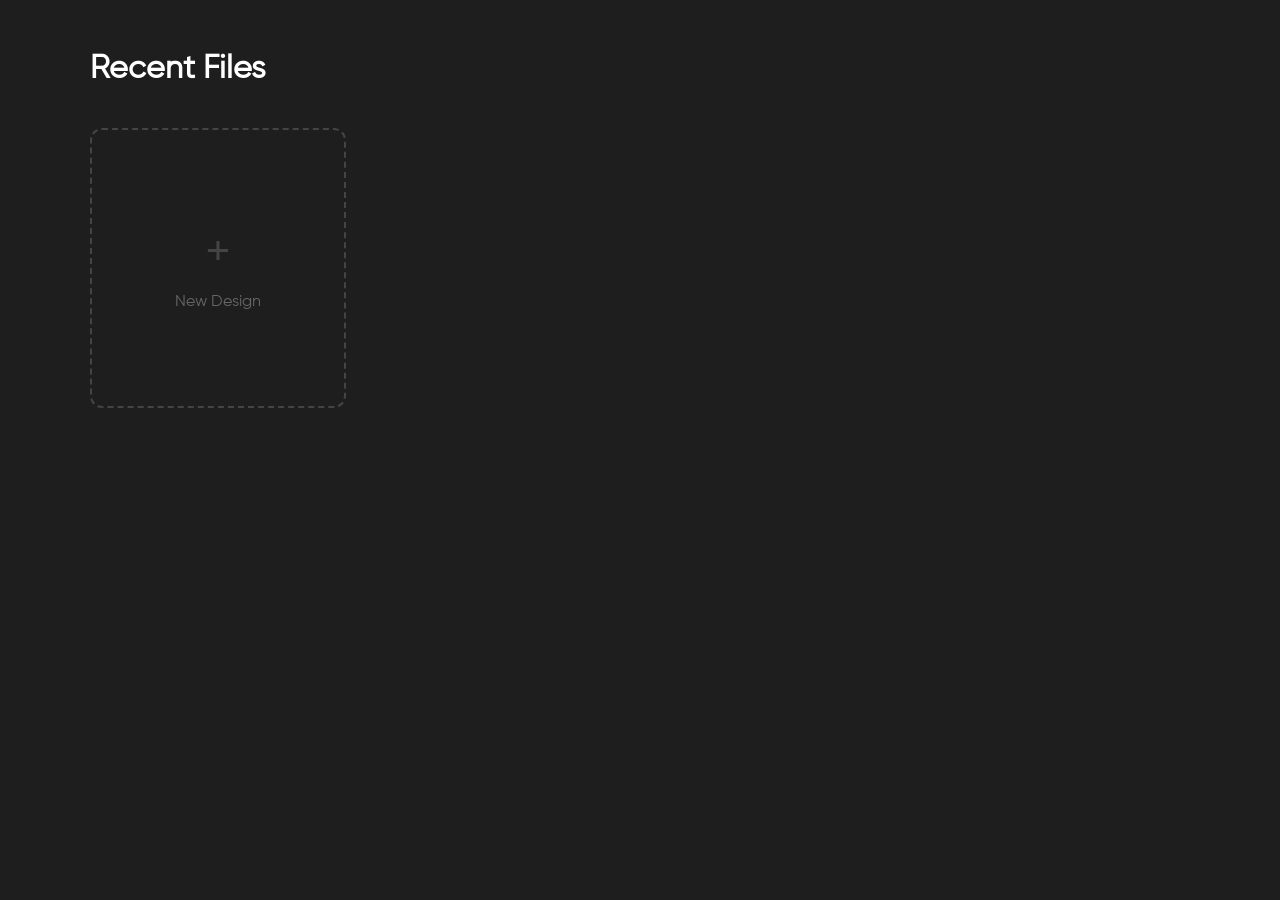
<file: dashboard.html>
<!doctype html>
<html lang="en">
  <head>
    <meta charset="UTF-8" />
    <meta name="viewport" content="width=device-width, initial-scale=1.0" />
    <title>Dashboard - Rachna</title>
    <link rel="icon" type="image/svg+xml" href="./assets/favicon.svg" />
    <link rel="stylesheet" href="./styles/dashboard.css" />
    <!-- Google tag (gtag.js) -->
		<script async src="https://www.googletagmanager.com/gtag/js?id=G-HBQ35H2QPW"></script>
		<script>
			window.dataLayer = window.dataLayer || []
			function gtag() {
				dataLayer.push(arguments)
			}
			gtag('js', new Date())

			gtag('config', 'G-HBQ35H2QPW')
		</script>
  </head>
  <body style="background: #1e1e1e">
    <div class="dashboard-container">
      <header class="dashboard-header">
        <h1>Recent Files</h1>
      </header>
      <div class="file-grid" id="projectGrid"></div>
    </div>
    <script src="./scripts/dashboard.js"></script>
    <script src="./scripts/dashstorage.js"></script>
  </body>
</html>
</file>
<file: styles/style.css>
@import url("https://fonts.googleapis.com/css2?family=Inter:ital,opsz,wght@0,14..32,100..900;1,14..32,100..900&family=Outfit:wght@100..900&display=swap");
@font-face {
  font-family: Gilroy-Regular;
  src: url("../assets/fonts/Gilroy-Regular.ttf");
}
@font-face {
  font-family: Gilroy-Light;
  src: url("../assets/fonts/Gilroy-Light.ttf");
}
@font-face {
  font-family: Gilroy-Medium;
  src: url("../assets/fonts/Gilroy-Medium.ttf");
}
@font-face {
  font-family: Gilroy-Bold;
  src: url("../assets/fonts/Gilroy-Bold.ttf");
}
@font-face {
  font-family: Gilroy-Heavy;
  src: url("../assets/fonts/Gilroy-Heavy.ttf");
}
* {
  margin: 0;
  padding: 0;
  box-sizing: border-box;
}

html,
body {
  width: 100%;
}

body {
  font-family: "Gilroy-Regular", "Outfit", "Poppins", Arial, Helvetica, sans-serif;
  background-color: var(--color-bg);
  color: var(--color-text);
  overflow-x: hidden;
  -moz-user-select: none;
       user-select: none;
  -webkit-user-select: none;
}

* {
  -webkit-tap-highlight-color: transparent;
}

::-webkit-scrollbar {
  width: 6px;
}

::-webkit-scrollbar-track {
  background: transparent;
}

::-webkit-scrollbar-thumb {
  background: var(--color-scrollbar);
  border-radius: 0.625rem;
  -webkit-transition: background 0.3s ease;
  transition: background 0.3s ease;
}

::-webkit-scrollbar-thumb:hover {
  background: var(--color-scrollbar);
}

* {
  scrollbar-width: thin;
  scrollbar-color: var(--color-scrollbar) transparent;
}

* {
  -webkit-tap-highlight-color: transparent;
}

html {
  scroll-behavior: smooth;
}

#workflow,
#faq {
  scroll-margin-top: 80px;
}

:root {
  --color-bg: #030303;
  --color-bg-secondary: #0f0f0f;
  --color-text: #fafafa;
  --color-text-secondary: #bbbbbb;
  --color-accent: #fa3a3b;
  --color-accent-secondary: #fa3a3b30;
  --color-border: #1f1f1f;
  --color-card: #1f1f1f50;
  --color-scrollbar: #ffffff26;
  --color-scrollbar-active: #ffffff59;
  --color-link-hover: #fafafa;
  --color-hover-bg: #1a1a1a;
  --color-scrollbar: #ffffff26;
  --color-scrollbar-active: #ffffff59;
}

header {
  width: 100%;
  margin: 0 auto;
  height: -moz-min-content;
  height: min-content;
  padding: 1rem 1.25rem;
  background-color: var(--color-bg);
  display: flex;
  align-items: center;
  justify-content: center;
  position: sticky;
  top: 0;
  left: 0;
  z-index: 999;
}
header .header-inner {
  width: 100%;
  max-width: 77rem;
  display: flex;
  align-items: center;
  justify-content: space-between;
}
header .header-inner .left .logo a {
  font-size: 1.5rem;
  font-weight: 400;
  color: var(--color-text);
  font-family: "Gilroy", "Outfit", "Gilroy", "Inter", Arial, Helvetica, sans-serif;
  text-decoration: none;
  display: inline-flex;
  flex-direction: column;
  align-items: flex-end;
  line-height: 1;
}
header .header-inner .left .logo a .brand {
  font-size: 1.5rem;
  font-weight: 600;
  color: var(--color-text);
}
header .header-inner .left .logo a .byline {
  font-size: 0.875rem;
  font-weight: 400;
  opacity: 0.7;
  margin-top: 2px;
  color: var(--color-text);
}
header .header-inner .middle {
  display: none;
}
header .header-inner .right {
  display: flex;
  align-items: center;
  justify-content: center;
}
header .header-inner .right button {
  display: none;
}
header .header-inner .right .more {
  position: relative;
  display: flex;
  align-items: center;
  justify-content: center;
}
header .header-inner .right .more .menu {
  display: flex;
  align-items: center;
  justify-content: center;
}
header .header-inner .right .more .menu svg {
  height: 1.5rem;
  width: 1.5rem;
  cursor: pointer;
  transition: 0.3s ease;
  stroke: var(--color-text);
  -webkit-tap-highlight-color: transparent;
}
header .header-inner .right .more .nav-card {
  position: absolute;
  top: 130%;
  right: 0;
  background: var(--color-bg-secondary);
  border: 0.5px solid var(--color-border);
  border-radius: 0.75rem;
  padding: 0.5rem 0.5rem;
  min-width: 10rem;
  width: auto;
  display: flex;
  flex-direction: column;
  opacity: 0;
  pointer-events: none;
  transform: translateY(10px);
  transition: opacity 0.1s ease, transform 0.3s ease;
  z-index: 999;
  align-items: flex-start;
  white-space: nowrap;
}
header .header-inner .right .more .nav-card a {
  width: 100%;
  display: block;
  padding: 0.5rem 0.5rem;
  color: var(--color-text);
  border-radius: 0.5rem;
  text-decoration: none;
  transition: background 0.3s ease, color 0.3s ease;
}
header .header-inner .right .more .nav-card a:hover {
  color: var(--color-link-hover);
  background-color: var(--color-hover-bg);
}
header .header-inner .right .more .nav-card.show {
  opacity: 1;
  pointer-events: auto;
  transform: translateY(0);
}

@media screen and (min-width: 768px) {
  header .header-inner {
    margin: 0 auto;
    align-items: space-between;
  }
  header .header-inner .middle {
    display: flex;
    align-items: center;
    justify-content: center;
    gap: 2rem;
  }
  header .header-inner .middle nav {
    display: flex;
    align-items: center;
    justify-content: center;
    gap: 0.25rem;
  }
  header .header-inner .middle nav a {
    color: var(--color-text);
    font-size: 1.125rem;
    padding: 0.5rem 0.75rem;
    transition: background 0.3s ease, color 0.3s ease;
    border-radius: 0.5rem;
    text-decoration: none;
  }
  header .header-inner .middle nav a:hover {
    background-color: var(--color-bg-secondary);
    color: var(--color-link-hover);
  }
  header .header-inner .right button {
    display: inline-block;
    padding: 0.5rem 1rem;
    font-size: 1.125rem;
    width: 100%;
    border-radius: 50px;
    border: none;
    cursor: pointer;
    font-weight: bold;
    transition: transform 0.2s ease-in;
    -webkit-user-select: none;
    -moz-user-select: none;
    -webkit-tap-highlight-color: transparent;
    font-family: "Gilroy-Regular", "Outfit", Arial, Helvetica, sans-serif;
    background-color: #fa3a3b;
    color: white;
    box-shadow: rgba(255, 60, 60, 0.3) 0px 0px 72px 0px, rgba(255, 255, 255, 0.6) 0px 1px 0px 0px inset, rgba(255, 60, 60, 0.12) 0px 0px 0px 6px;
  }
  header .header-inner .right button:active {
    transform: scale(0.95);
  }
  header .header-inner .right .more {
    display: none;
  }
}
.hero {
  width: 100%;
  min-height: 100vh;
  padding: 0 2.5rem;
  background-color: var(--color-bg);
  color: var(--color-text);
  display: flex;
  flex-direction: column;
  align-items: center;
  justify-content: center;
}
.hero .label {
  display: inline-flex;
  align-items: center;
  padding: 0.5rem 1rem;
  background-color: var(--color-bg-secondary);
  border-radius: 9999px;
  font-size: 0.875rem;
  color: #fff;
}
.hero .label .status-dot {
  position: relative;
  display: inline-flex;
  align-items: center;
  justify-content: center;
}
.hero .label .status-dot .ping {
  position: absolute;
  inset: 0;
  background-color: #00ff84;
  border-radius: 50%;
  animation: ping 1.5s cubic-bezier(0, 0, 0.2, 1) infinite;
}
.hero .label .status-dot .dot {
  position: relative;
  width: 0.625rem;
  height: 0.625rem;
  background-color: #00ff84;
  border-radius: 50%;
}
.hero .label .label-text {
  margin-left: 0.5rem;
}
@keyframes ping {
  0% {
    transform: scale(1);
    opacity: 1;
  }
  75%, 100% {
    transform: scale(2);
    opacity: 0;
  }
}
.hero h1 {
  margin-top: 0.5rem;
  text-align: center;
  font-size: 2.5rem;
  line-height: 1.2;
  font-weight: 500;
  max-width: 64rem;
  font-family: "Gilroy-Regular", "Outfit", "Poppins", Arial, Helvetica, sans-serif;
}
.hero h1 span.icons {
  display: inline-flex;
  padding-left: 0.5rem;
  padding-right: 0.5rem;
}
.hero h1 span.icons > * {
  margin-left: -0.25rem;
}
.hero h1 span.icons span {
  height: 3rem;
  width: 3rem;
  display: flex;
  align-items: center;
  justify-content: center;
  border-radius: 0.625rem;
  border: 3px solid #fafafa;
}
.hero h1 span.icons span svg {
  width: 2rem;
  height: 2rem;
}
.hero h1 span.icons span:nth-child(1) {
  background-color: #fbba54;
  transform: rotate(5deg);
}
.hero h1 span.icons span:nth-child(2) {
  background: linear-gradient(#ff7275, #f63f41);
  transform: rotate(355deg);
}
.hero h1 span.icons span:nth-child(3) {
  background: linear-gradient(#48daff, #0090ff);
  transform: rotate(5deg);
}
.hero p {
  text-align: center;
  max-width: 48rem;
  margin-top: 1rem;
  font-size: 1.1rem;
  color: var(--color-text-secondary);
  font-weight: 500;
  letter-spacing: -0.3px;
  line-height: 150%;
  font-family: "Gilroy-Regular", "Outfit", "Poppins", Arial, Helvetica, sans-serif;
}
.hero button {
  margin: 1.25rem 0 5rem 0;
  padding: 0.75rem 1rem;
  font-size: 1.25rem;
  width: 100%;
  border-radius: 50px;
  border: none;
  cursor: pointer;
  font-weight: bold;
  transition: transform 0.2s ease-in;
  -webkit-user-select: none;
  -moz-user-select: none;
  -webkit-tap-highlight-color: transparent;
  font-family: "Gilroy-Regular", "Outfit", Arial, Helvetica, sans-serif;
  background-color: #fa3a3b;
  color: white;
  box-shadow: rgba(255, 60, 60, 0.3) 0px 0px 72px 0px, rgba(255, 255, 255, 0.6) 0px 1px 0px 0px inset, rgba(255, 60, 60, 0.12) 0px 0px 0px 6px;
}
.hero button:hover {
  background-color: #ff3d3d;
}
.hero button:active {
  transform: scale(0.95);
}
.hero .social .proof {
  display: flex;
  align-items: center;
  justify-content: center;
}
.hero .social .proof img {
  height: 3.5rem;
  width: 3.5rem;
  border-radius: 50%;
  background-size: contain;
  background-position: center;
  background-repeat: no-repeat;
  border: 4px solid var(--color-bg);
  transition: transform 0.25s ease;
  -webkit-tap-highlight-color: transparent;
  -webkit-touch-callout: none;
  cursor: pointer;
  user-drag: none;
  -webkit-user-drag: none;
}
.hero .social .proof img:hover {
  transform: translateY(-10px);
}
.hero .social .proof img:nth-child(2) {
  margin-left: -0.75rem;
}
.hero .social .proof img:nth-child(3) {
  margin-left: -0.75rem;
}
.hero .social .proof img:nth-child(4) {
  margin-left: -0.75rem;
}
.hero .social .proof img:nth-child(5) {
  margin-left: -0.75rem;
}
.hero .social .stars {
  margin-top: 0.75rem;
  display: flex;
  align-items: center;
  justify-content: center;
}
.hero .social .stars svg {
  height: 1rem;
  width: 1rem;
}
.hero .social p {
  margin-top: 0.75rem;
  font-size: 0.75rem;
  font-family: "Gilroy-Medium", "Gilroy-Regular", "Outfit", "Poppins", Arial, Helvetica, sans-serif;
  font-weight: bold;
  background: linear-gradient(180deg, #fff6d8, #f0c97a);
  -webkit-background-clip: text;
  color: transparent;
  text-shadow: 0 1px 0 rgba(255, 255, 255, 0.15), 0 4px 12px rgba(0, 0, 0, 0.4), 0 0 18px rgba(250, 223, 168, 0.25);
}

@media screen and (min-width: 768px) {
  .hero {
    padding: 0;
    position: relative;
    overflow: hidden;
  }
  .hero h1 {
    font-size: 4rem;
  }
  .hero h1 span.icons span {
    height: 4rem;
    width: 4rem;
  }
  .hero h1 span.icons span svg {
    height: 2.5rem;
    width: 2.5rem;
  }
  .hero p {
    font-size: 1.25rem;
  }
  .hero button {
    max-width: 250px;
  }
  .hero:hover .spotlight-bg {
    opacity: 1;
  }
  .spotlight-bg {
    --size: 200px;
    position: absolute;
    inset: 0;
    background-image: url("../assets/images/spotlight.webp");
    background-size: cover;
    background-position: center;
    pointer-events: none;
    opacity: 0.001;
    transition: opacity 0.25s ease;
    -webkit-mask-image: radial-gradient(circle var(--size) at var(--x, 50%) var(--y, 50%), rgb(0, 0, 0) 0%, rgba(0, 0, 0, 0.9) 40%, rgba(0, 0, 0, 0) 75%);
    mask-image: radial-gradient(circle var(--size) at var(--x, 50%) var(--y, 50%), rgb(0, 0, 0) 0%, rgba(0, 0, 0, 0.9) 40%, rgba(0, 0, 0, 0) 75%);
  }
  /* keep text above spotlight */
  .hero > *:not(.spotlight-bg) {
    position: relative;
    z-index: 2;
  }
}
.workflow {
  width: 100%;
  background-color: var(--color-bg);
  color: var(--color-text);
  margin-bottom: 2rem;
}
.workflow h2 {
  width: 100%;
  display: flex;
  align-items: center;
  justify-content: center;
  padding: 0 1.25rem;
  font-family: "Gilroy-Medium", "Outfit", "Poppins", Arial, Helvetica, sans-serif;
  font-weight: 500;
}
.workflow h2 span {
  font-size: 3rem;
}
.workflow .bentogrid {
  width: 100%;
  max-width: 80rem;
  margin: 0 auto;
  padding: 1rem 1.25rem;
  display: flex;
  align-items: center;
  justify-content: center;
}
.workflow .bentogrid .bento {
  width: 100%;
  display: grid;
  grid-template-columns: 1fr;
  grid-template-rows: repeat(4, auto);
  grid-template-areas: "box1" "box2" "box3" "box4";
  gap: 0.5rem;
}
.workflow .bentogrid .bento .box1 {
  background-color: var(--color-card);
  min-height: 22rem;
  height: auto;
  border-radius: 0.5rem;
  padding: 2rem;
  display: flex;
  flex-direction: column;
  justify-content: space-between;
  gap: 2rem;
}
.workflow .bentogrid .bento .box1 .top {
  background: url("../assets//images/1c.png");
  background-position: center;
  background-size: cover;
  background-repeat: no-repeat;
  height: 100%;
  width: 100%;
  border-radius: 1rem;
}
.workflow .bentogrid .bento .box1 .top span {
  font-size: 2rem;
  color: var(--color-text-secondary);
}
.workflow .bentogrid .bento .box1 .bottom h3 {
  font-size: 2rem;
  font-family: "Gilroy-Regular", "Outfit", "Poppins", Arial, Helvetica, sans-serif;
  font-weight: 600;
  color: var(--color-text);
  margin-bottom: 0.75rem;
}
.workflow .bentogrid .bento .box1 .bottom p {
  font-size: 1.125rem;
  color: var(--color-text-secondary);
}
.workflow .bentogrid .bento .box2 {
  grid-area: box2;
  background-color: var(--color-card);
  min-height: 22rem;
  height: auto;
  border-radius: 0.5rem;
  padding: 2rem;
  display: flex;
  flex-direction: column;
  justify-content: space-between;
  gap: 2rem;
}
.workflow .bentogrid .bento .box2 .top {
  background: url("../assets//images/2c.jpg");
  background-size: cover;
  background-position: center;
  background-repeat: no-repeat;
  height: 100%;
  width: 100%;
  border-radius: 1rem;
}
.workflow .bentogrid .bento .box2 .top span {
  font-size: 2rem;
  color: var(--color-text-secondary);
}
.workflow .bentogrid .bento .box2 .bottom h3 {
  font-size: 2rem;
  font-family: "Gilroy-Regular", "Outfit", "Poppins", Arial, Helvetica, sans-serif;
  font-weight: 600;
  color: var(--color-text);
  margin-bottom: 0.75rem;
}
.workflow .bentogrid .bento .box2 .bottom p {
  font-size: 1.125rem;
  color: var(--color-text-secondary);
}
.workflow .bentogrid .bento .box3 {
  grid-area: box3;
  background-color: var(--color-card);
  min-height: 22rem;
  height: auto;
  border-radius: 0.5rem;
  padding: 2rem;
  display: flex;
  flex-direction: column;
  justify-content: space-between;
  gap: 2rem;
}
.workflow .bentogrid .bento .box3 .top {
  background: url("../assets//images/3c.jpg");
  background-repeat: no-repeat;
  background-size: cover;
  background-position: center;
  height: 100%;
  width: 100%;
  border-radius: 0.5rem;
}
.workflow .bentogrid .bento .box3 .top span {
  font-size: 2rem;
  color: var(--color-text-secondary);
}
.workflow .bentogrid .bento .box3 .bottom h3 {
  font-size: 2rem;
  font-family: "Gilroy-Regular", "Outfit", "Poppins", Arial, Helvetica, sans-serif;
  font-weight: 600;
  color: var(--color-text);
  margin-bottom: 0.75rem;
}
.workflow .bentogrid .bento .box3 .bottom p {
  font-size: 1.125rem;
  color: var(--color-text-secondary);
}
.workflow .bentogrid .bento .box4 {
  grid-area: box4;
  background-color: var(--color-card);
  min-height: 22rem;
  height: auto;
  border-radius: 0.5rem;
  padding: 2rem;
  display: flex;
  flex-direction: column;
  justify-content: space-between;
  gap: 2rem;
}
.workflow .bentogrid .bento .box4 .top {
  background: url("../assets//images/4c.jpg");
  background-repeat: no-repeat;
  background-size: cover;
  background-position: center;
  height: 100%;
  width: 100%;
  border-radius: 0.5rem;
}
.workflow .bentogrid .bento .box4 .top span {
  font-size: 2rem;
  color: var(--color-text-secondary);
}
.workflow .bentogrid .bento .box4 .bottom h3 {
  font-size: 2rem;
  font-family: "Gilroy-Regular", "Outfit", "Poppins", Arial, Helvetica, sans-serif;
  font-weight: 600;
  color: var(--color-text);
  margin-bottom: 0.75rem;
}
.workflow .bentogrid .bento .box4 .bottom p {
  font-size: 1.125rem;
  color: var(--color-text-secondary);
}

@media screen and (min-width: 450px) {
  .workflow {
    margin-bottom: 0;
  }
  .workflow .bentogrid .bento .box1 .top,
  .workflow .bentogrid .bento .box2 .top,
  .workflow .bentogrid .bento .box3 .top,
  .workflow .bentogrid .bento .box4 .top {
    background-position: center;
    background-size: contain;
    background-repeat: no-repeat;
  }
}
@media screen and (min-width: 768px) {
  .workflow {
    min-height: 100vh;
  }
  .workflow h2 {
    padding: 1rem 2.5rem;
  }
  .workflow h2 span {
    font-size: 3.75rem;
  }
  .workflow .bentogrid .bento {
    min-height: 100vh;
    padding: 1rem 0rem;
    grid-template-columns: 1fr 1fr;
    grid-template-rows: 1fr 1fr;
    grid-template-areas: "box1 box2" "box3 box4";
  }
  .workflow .bentogrid .bento .box1 {
    aspect-ratio: auto;
    gap: 1rem;
  }
  .workflow .bentogrid .bento .box1 .top {
    background-position: center;
    background-size: cover;
    background-repeat: no-repeat;
  }
  .workflow .bentogrid .bento .box1 .top span {
    font-size: 2rem;
    color: var(--color-text-secondary);
  }
  .workflow .bentogrid .bento .box1 .bottom h3 {
    font-size: 2.25rem;
    font-family: "Gilroy-Regular", "Outfit", "Poppins", Arial, Helvetica, sans-serif;
    font-weight: 600;
    color: var(--color-text);
  }
  .workflow .bentogrid .bento .box1 .bottom p {
    font-size: 1.25rem;
    color: var(--color-text-secondary);
  }
  .workflow .bentogrid .bento .box2 {
    aspect-ratio: auto;
    gap: 1rem;
  }
  .workflow .bentogrid .bento .box2 .top {
    background-position: center;
    background-repeat: no-repeat;
    background-size: cover;
  }
  .workflow .bentogrid .bento .box2 .top span {
    font-size: 2rem;
    color: var(--color-text-secondary);
  }
  .workflow .bentogrid .bento .box2 .bottom h3 {
    font-size: 2.25rem;
    font-family: "Gilroy-Regular", "Outfit", "Poppins", Arial, Helvetica, sans-serif;
    font-weight: 600;
    color: var(--color-text);
  }
  .workflow .bentogrid .bento .box2 .bottom p {
    font-size: 1.25rem;
    color: var(--color-text-secondary);
  }
  .workflow .bentogrid .bento .box3 {
    aspect-ratio: auto;
    gap: 1rem;
  }
  .workflow .bentogrid .bento .box3 .top {
    background-position: center;
    background-size: cover;
    background-repeat: no-repeat;
  }
  .workflow .bentogrid .bento .box3 .top span {
    font-size: 2rem;
    color: var(--color-text-secondary);
  }
  .workflow .bentogrid .bento .box3 .bottom h3 {
    font-size: 2.25rem;
    font-family: "Gilroy-Regular", "Outfit", "Poppins", Arial, Helvetica, sans-serif;
    font-weight: 600;
    color: var(--color-text);
  }
  .workflow .bentogrid .bento .box3 .bottom p {
    font-size: 1.25rem;
    color: var(--color-text-secondary);
  }
  .workflow .bentogrid .bento .box4 {
    aspect-ratio: auto;
    gap: 1rem;
  }
  .workflow .bentogrid .bento .box4 .top {
    background-position: center;
    background-size: cover;
    background-repeat: no-repeat;
  }
  .workflow .bentogrid .bento .box4 .top span {
    font-size: 2rem;
    color: var(--color-text-secondary);
  }
  .workflow .bentogrid .bento .box4 .bottom h3 {
    font-size: 2.25rem;
    font-family: "Gilroy-Regular", "Outfit", "Poppins", Arial, Helvetica, sans-serif;
    font-weight: 600;
    color: var(--color-text);
  }
  .workflow .bentogrid .bento .box4 .bottom p {
    font-size: 1.25rem;
    color: var(--color-text-secondary);
  }
}
.faq {
  width: 100%;
  background-color: var(--color-bg);
  color: var(--color-text);
  margin-bottom: 2rem;
}
.faq h2 {
  width: 100%;
  display: flex;
  align-items: center;
  justify-content: center;
  padding: 0 1.25rem;
  font-family: "Gilroy-Medium", "Outfit", "Poppins", Arial, Helvetica, sans-serif;
  font-weight: 500;
}
.faq h2 span {
  font-size: 3rem;
}
.faq .bentogrid {
  width: 100%;
  max-width: 80rem;
  margin: 0 auto;
  display: flex;
  align-items: center;
  justify-content: center;
}
.faq .bentogrid .bento {
  width: 100%;
  display: grid;
  grid-template-columns: 1fr;
  grid-template-rows: repeat(1, auto);
  grid-template-areas: "box1" "box2";
  gap: 0rem;
}
.faq .bentogrid .bento .box1 {
  height: auto;
  border-radius: 0.5rem;
  padding: 1rem;
  display: flex;
  flex-direction: column;
  justify-content: center;
  align-items: center;
  gap: 1rem;
}
.faq .bentogrid .bento .box1 h3 {
  font-size: 2rem;
  font-family: "Gilroy-Regular", "Outfit", "Poppins", Arial, Helvetica, sans-serif;
  font-weight: 600;
  color: var(--color-text);
}
.faq .bentogrid .bento .box1 p {
  font-size: 1.125rem;
  color: var(--color-text-secondary);
  text-align: center;
}
.faq .bentogrid .bento .box2 {
  grid-area: box2;
  height: auto;
  border-radius: 0.5rem;
  padding: 0.25rem 1rem;
  display: flex;
  flex-direction: column;
  justify-content: space-between;
  gap: 0.75rem;
  /* SUMMARY */
  /* ARROW */
}
.faq .bentogrid .bento .box2 .faq-list {
  display: flex;
  flex-direction: column;
  gap: 1.5rem;
}
.faq .bentogrid .bento .box2 .faq-item {
  background: var(--color-card);
  border-radius: 1rem;
  box-shadow: 0 4px 12px rgba(0, 0, 0, 0.05);
  overflow: hidden;
}
.faq .bentogrid .bento .box2 .faq-item summary {
  list-style: none;
  cursor: pointer;
  padding: 1.5rem;
  display: flex;
  align-items: center;
  justify-content: space-between;
}
.faq .bentogrid .bento .box2 .faq-item summary::-webkit-details-marker {
  display: none;
}
.faq .bentogrid .bento .box2 .arrow {
  color: #fafafa;
  transition: transform 0.3s ease;
}
.faq .bentogrid .bento .box2 .faq-content {
  max-height: 0;
  overflow: hidden;
  opacity: 0;
  transition: max-height 0.4s ease, opacity 0.3s ease;
  padding: 0 1.5rem;
}
.faq .bentogrid .bento .box2 .faq-content p {
  padding-bottom: 1.5rem;
  line-height: 1.6;
  color: var(--color-text-secondary);
  font-size: 1.125rem;
}
.faq .bentogrid .bento .box2 details[open] .faq-content {
  max-height: 300px;
  opacity: 1;
}
.faq .bentogrid .bento .box2 details[open] .arrow {
  transform: rotate(180deg);
}

@media screen and (min-width: 768px) {
  .faq {
    min-height: 80vh;
    display: flex;
    flex-direction: column;
    margin-bottom: 0;
  }
  .faq h2 {
    padding: 1rem 2.5rem;
  }
  .faq h2 span {
    font-size: 3.75rem;
  }
  .faq .bentogrid {
    flex: 1;
    display: flex;
    align-items: center;
    justify-content: center;
  }
  .faq .bentogrid .bento {
    padding: 1rem 0rem;
    grid-template-columns: 1fr 1fr;
    grid-template-rows: 1fr;
    grid-template-areas: "box1 box2";
  }
  .faq .bentogrid .bento .box1 {
    aspect-ratio: auto;
    gap: 0;
    align-items: flex-start;
  }
  .faq .bentogrid .bento .box1 h3 {
    font-size: 2.5rem;
    font-family: "Gilroy-Regular", "Outfit", "Poppins", Arial, Helvetica, sans-serif;
    font-weight: 600;
    color: var(--color-text);
    margin-bottom: 0.75rem;
  }
  .faq .bentogrid .bento .box1 p {
    font-size: 1.25rem;
    color: var(--color-text-secondary);
    text-align: left;
  }
  .faq .bentogrid .bento .box2 {
    aspect-ratio: auto;
    gap: 0;
  }
  .faq .bentogrid .bento .box2 .faq-content {
    font-size: 1.25rem;
  }
}
.footer {
  width: 100%;
  background-color: #000;
  color: var(--color-text);
  border-top-left-radius: 4rem;
  border-top-right-radius: 4rem;
  box-shadow: 0 -10px 30px rgba(0, 0, 0, 0.6), 0 -1px 0 rgba(255, 255, 255, 0.04);
}
.footer .bentogrid {
  width: 100%;
  max-width: 80rem;
  margin: 0 auto;
  padding: 1rem 1.25rem;
  display: flex;
  align-items: center;
  justify-content: center;
}
.footer .bentogrid .bento {
  width: 100%;
  display: grid;
  grid-template-columns: 1fr;
  grid-template-rows: repeat(4, auto);
  grid-template-areas: "box1" "box2" "box3" "box4";
  gap: 0.5rem;
}
.footer .bentogrid .bento .box1 {
  grid-area: box1;
  height: auto;
  padding: 1rem;
  display: flex;
  flex-direction: column;
  justify-content: flex-start;
  align-items: flex-start;
  gap: 1rem;
}
.footer .bentogrid .bento .box1 a.rizz {
  font-weight: 400;
  color: var(--color-text);
  font-family: "Gilroy", "Outfit", "Gilroy", "Inter", Arial, Helvetica, sans-serif;
  text-decoration: none;
  display: inline-flex;
  flex-direction: column;
  align-items: flex-end;
  line-height: 1;
}
.footer .bentogrid .bento .box1 a.rizz .brand {
  font-size: 2rem;
  font-weight: 600;
  color: var(--color-text);
}
.footer .bentogrid .bento .box1 a.rizz .byline {
  font-size: 0.875rem;
  font-weight: 400;
  opacity: 0.7;
  margin-top: 2px;
  color: var(--color-text);
}
.footer .bentogrid .bento .box1 p {
  font-size: 1.125rem;
  color: var(--color-text-secondary);
  margin-top: 0.75rem;
}
.footer .bentogrid .bento .box1 p a {
  text-decoration: none;
  color: var(--color-text-secondary);
}
.footer .bentogrid .bento .box2 {
  grid-area: box2;
  height: auto;
  padding: 1rem;
  display: flex;
  flex-direction: column;
  justify-content: flex-start;
  gap: 1rem;
}
.footer .bentogrid .bento .box2 h3 {
  font-size: 2rem;
  font-family: "Gilroy-Regular", "Outfit", "Poppins", Arial, Helvetica, sans-serif;
  font-weight: 600;
  color: var(--color-text);
}
.footer .bentogrid .bento .box2 ul {
  list-style-type: none;
  display: flex;
  flex-direction: column;
  gap: 0.75rem;
}
.footer .bentogrid .bento .box2 ul a {
  font-size: 1.125rem;
  color: var(--color-text-secondary);
  text-decoration: none;
  transition: color 0.2s ease-out;
}
.footer .bentogrid .bento .box2 ul a:hover {
  color: var(--color-accent);
}
.footer .bentogrid .bento .box3 {
  grid-area: box3;
  height: auto;
  border-radius: 0.5rem;
  padding: 1rem;
  display: flex;
  flex-direction: column;
  justify-content: flex-start;
  gap: 1rem;
}
.footer .bentogrid .bento .box3 h3 {
  font-size: 2rem;
  font-family: "Gilroy-Regular", "Outfit", "Poppins", Arial, Helvetica, sans-serif;
  font-weight: 600;
  color: var(--color-text);
}
.footer .bentogrid .bento .box3 ul {
  list-style-type: none;
  gap: 0.75rem;
  display: flex;
  flex-direction: column;
}
.footer .bentogrid .bento .box3 ul a {
  font-size: 1.125rem;
  color: var(--color-text-secondary);
  text-decoration: none;
  transition: color 0.2s ease-out;
}
.footer .bentogrid .bento .box3 ul a:hover {
  color: var(--color-accent);
}
.footer .bentogrid .bento .box4 {
  grid-area: box4;
  height: auto;
  border-radius: 0.5rem;
  padding: 1rem;
  display: flex;
  flex-direction: column;
  justify-content: flex-start;
  gap: 1rem;
}
.footer .bentogrid .bento .box4 h3 {
  font-size: 2rem;
  font-family: "Gilroy-Regular", "Outfit", "Poppins", Arial, Helvetica, sans-serif;
  font-weight: 600;
  color: var(--color-text);
}
.footer .bentogrid .bento .box4 ul {
  list-style-type: none;
  gap: 0.75rem;
  display: flex;
  flex-direction: column;
}
.footer .bentogrid .bento .box4 ul a {
  font-size: 1.125rem;
  color: var(--color-text-secondary);
  text-decoration: none;
  transition: color 0.2s ease-out;
}
.footer .bentogrid .bento .box4 ul a:hover {
  color: var(--color-accent);
}
.footer p.bigtext {
  width: 100%;
  text-align: center;
  font-weight: 800;
  line-height: 1;
  white-space: nowrap;
  max-height: 55px;
  overflow: hidden;
  background: linear-gradient(to bottom, #ffffff 0%, #aaaaaa 40%, rgba(255, 255, 255, 0) 100%);
  -webkit-background-clip: text;
  background-clip: text;
  color: transparent;
  font-size: clamp(90px, 18vw, 360px);
  max-height: clamp(55px, 12vw, 250px);
  overflow: hidden;
}

@media screen and (min-width: 768px) {
  .footer .bentogrid .bento {
    padding: 1rem 0rem;
    grid-template-columns: 2fr 1fr 1fr 1fr;
    grid-template-rows: 1fr;
    grid-template-areas: "box1 box2 box3 box4";
  }
  .footer .bentogrid .bento .box1 {
    aspect-ratio: auto;
    gap: 0;
  }
  .footer .bentogrid .bento .box1 p {
    font-size: 1.25rem;
    color: var(--color-text-secondary);
    margin-bottom: 0.75rem;
  }
  .footer .bentogrid .bento .box2 {
    aspect-ratio: auto;
    gap: 0;
  }
  .footer .bentogrid .bento .box2 h3 {
    font-size: 2rem;
    font-family: "Gilroy-Regular", "Outfit", "Poppins", Arial, Helvetica, sans-serif;
    font-weight: 600;
    color: var(--color-text);
    margin-bottom: 0.75rem;
  }
  .footer .bentogrid .bento .box2 ul a {
    font-size: 1.25rem;
    color: var(--color-text-secondary);
  }
  .footer .bentogrid .bento .box3 {
    aspect-ratio: auto;
    gap: 0;
  }
  .footer .bentogrid .bento .box3 h3 {
    font-size: 2rem;
    font-family: "Gilroy-Regular", "Outfit", "Poppins", Arial, Helvetica, sans-serif;
    font-weight: 600;
    color: var(--color-text);
    margin-bottom: 0.75rem;
  }
  .footer .bentogrid .bento .box3 ul a {
    font-size: 1.25rem;
    color: var(--color-text-secondary);
  }
  .footer .bentogrid .bento .box4 {
    aspect-ratio: auto;
    gap: 0;
  }
  .footer .bentogrid .bento .box4 h3 {
    font-size: 2rem;
    font-family: "Gilroy-Regular", "Outfit", "Poppins", Arial, Helvetica, sans-serif;
    font-weight: 600;
    color: var(--color-text);
    margin-bottom: 0.75rem;
  }
  .footer .bentogrid .bento .box4 ul a {
    font-size: 1.25rem;
    color: var(--color-text-secondary);
  }
}/*# sourceMappingURL=style.css.map */
</file>
<file: styles/app.css>
@import url("https://fonts.googleapis.com/css2?family=Inter:ital,opsz,wght@0,14..32,100..900;1,14..32,100..900&family=Outfit:wght@100..900&display=swap");
* {
  margin: 0;
  padding: 0;
  box-sizing: border-box;
}

html,
body {
  width: 100%;
}

body {
  font-family: "Gilroy-Regular", "Outfit", "Poppins", Arial, Helvetica, sans-serif;
  background-color: var(--color-bg);
  color: var(--color-text);
  overflow-x: hidden;
  -moz-user-select: none;
       user-select: none;
  -webkit-user-select: none;
}

* {
  -webkit-tap-highlight-color: transparent;
}

::-webkit-scrollbar {
  width: 6px;
}

::-webkit-scrollbar-track {
  background: transparent;
}

::-webkit-scrollbar-thumb {
  background: var(--color-scrollbar);
  border-radius: 0.625rem;
  -webkit-transition: background 0.3s ease;
  transition: background 0.3s ease;
}

::-webkit-scrollbar-thumb:hover {
  background: var(--color-scrollbar);
}

* {
  scrollbar-width: thin;
  scrollbar-color: var(--color-scrollbar) transparent;
}

* {
  -webkit-tap-highlight-color: transparent;
}

html {
  scroll-behavior: smooth;
}

#workflow,
#faq {
  scroll-margin-top: 80px;
}

:root {
  --color-bg: #030303;
  --color-bg-secondary: #0f0f0f;
  --color-text: #fafafa;
  --color-text-secondary: #bbbbbb;
  --color-accent: #fa3a3b;
  --color-accent-secondary: #fa3a3b30;
  --color-border: #1f1f1f;
  --color-card: #1f1f1f50;
  --color-scrollbar: #ffffff26;
  --color-scrollbar-active: #ffffff59;
  --color-link-hover: #fafafa;
  --color-hover-bg: #1a1a1a;
  --color-scrollbar: #ffffff26;
  --color-scrollbar-active: #ffffff59;
}

#app {
  height: 100vh;
  width: 100vw;
  display: grid;
  grid-template-columns: 18rem 1fr 18rem;
  overflow: hidden;
  color: #fafafa;
}

.sidebar {
  height: 100%;
  display: flex;
  flex-direction: column;
  background: #2c2c2c;
}

.sidebar-left {
  border-right: 1px solid #353535;
  overflow-y: auto;
}

.sidebar-right {
  border-left: 1px solid #353535;
}

.sidebar-header {
  display: flex;
  align-items: center;
  gap: 0.5rem;
  padding: 0.75rem;
  border-bottom: 1px solid #353535;
}

.dash {
  display: flex;
  align-items: center;
  justify-content: center;
  background: none;
  border: none;
}
.dash svg {
  background: none;
  border: none;
  color: #888;
  cursor: pointer;
  font-size: 1.2rem;
  transition: color 0.2s ease-in-out;
}
.dash:hover svg {
  color: #fafafa;
}

.logo {
  font-weight: 700;
}

.filename {
  padding: 0.125rem 0.375rem;
  border-radius: 0.25rem;
  cursor: text;
  font-size: 1rem;
}

.filename:focus {
  outline: none;
  background: #1f1f1f;
}

.file-controls {
  padding: 0.75rem;
  border-bottom: 1px solid #353535;
  font-weight: 600;
}

.layers {
  flex: 1;
  overflow-y: auto;
  padding: 0.5rem;
}

.sidebar-guide-hint {
  display: flex;
  justify-content: space-between;
  align-items: center;
  padding: 12px 16px;
  border-bottom: 1px solid #333;
  background: rgba(255, 255, 255, 0.01); /* Very subtle highlight */
}

.sidebar-guide-hint span {
  color: #fafafa; /* Matches your sidebar labels */
  font-size: 0.8rem;
  font-weight: 600;
  text-transform: uppercase;
  letter-spacing: 0.5px;
}

.sidebar-guide-hint kbd {
  background: #1e1e1e;
  color: #888;
  padding: 3px 6px;
  border-radius: 4px;
  font-size: 0.7rem;
  font-weight: 600;
  border: 1px solid #3d3d3d;
  font-family: monospace;
  box-shadow: 0 1px 0 rgba(0, 0, 0, 0.2);
}

.editor {
  position: relative;
  display: flex;
  flex-direction: column;
  background: #1e1e1e;
  overflow: hidden;
}

#canvas-wrapper {
  flex: 1;
  position: relative;
  overflow: auto;
}

#canvas {
  position: relative;
  width: 100%;
  height: 100%;
}

/* Dock Container */
.dock {
  position: absolute;
  left: 50%;
  bottom: 1.5rem;
  transform: translateX(-50%);
  display: flex;
  align-items: center;
  gap: 6px;
  padding: 6px;
  background: rgba(30, 30, 30, 0.8);
  backdrop-filter: blur(20px);
  -webkit-backdrop-filter: blur(20px);
  border: 1px solid rgba(255, 255, 255, 0.08);
  border-radius: 14px;
  box-shadow: 0 20px 50px rgba(0, 0, 0, 0.5);
  z-index: 1000;
}

.tool-btn {
  display: flex;
  align-items: center;
  gap: 8px; /* Space between icon and kbd */
  padding: 0 10px;
  height: 38px;
  border: none;
  background: transparent;
  border-radius: 10px;
  cursor: pointer;
  color: #888; /* Dim icons by default */
  transition: all 0.2s ease;
}

.tool-btn:hover {
  background: rgba(255, 255, 255, 0.05);
  color: #fff;
}

.tool-btn.active {
  background: rgba(14, 139, 232, 0.15) !important;
  color: #0e8be8 !important;
}

.tool-btn.active kbd {
  color: #0e8be8;
  border-color: rgba(14, 139, 232, 0.3);
}

/* Shortcuts Style */
.tool-btn kbd {
  font-family: monospace;
  font-size: 0.65rem;
  font-weight: 600;
  color: #555;
  border: 1px solid #333;
  padding: 1px 4px;
  border-radius: 4px;
  transition: all 0.2s ease;
}

.tool-btn:hover kbd {
  color: #aaa;
  border-color: #555;
}

/* Dropdown logic */
.tool-group {
  position: relative;
}

.tool-dropdown {
  display: none;
  position: absolute;
  bottom: calc(100% + 12px);
  left: 0;
  display: none; /* Controlled by JS class 'show' */
  flex-direction: column;
  min-width: 160px;
  background: #1e1e1e;
  border: 1px solid #333;
  border-radius: 12px;
  box-shadow: 0 10px 30px rgba(0, 0, 0, 0.5);
  padding: 6px;
}

.tool-dropdown button {
  display: flex;
  justify-content: space-between;
  align-items: center;
  padding: 10px 12px;
  border: none;
  background: transparent;
  color: #aaa;
  font-size: 0.8rem;
  border-radius: 8px;
  cursor: pointer;
}

.tool-dropdown button:hover {
  background: rgba(255, 255, 255, 0.05);
  color: #fff;
}

.tool-group:hover .tool-dropdown {
  display: none; /* Disable the CSS hover toggle */
}

/* Only show when JS adds the 'show' class */
.tool-dropdown.show {
  display: flex !important;
}

.right-header {
  display: flex;
  align-items: center;
  padding: 0.75rem;
  border-bottom: 1px solid #353535;
  gap: 12px;
}

.profile {
  width: 2rem;
  height: 2rem;
  border-radius: 50%;
  overflow: hidden;
  background: #e5e7eb;
  flex-shrink: 0; /* Prevents the circle from squishing */
}

.profile img {
  width: 100%;
  height: 100%;
  -o-object-fit: cover;
     object-fit: cover;
}

/* Ensure the hint in the left sidebar is visible */
.sidebar-guide-hint {
  display: flex !important; /* Force display */
  justify-content: space-between;
  align-items: center;
  padding: 12px 16px;
  border-bottom: 1px solid #353535;
  background: rgba(255, 255, 255, 0.02);
  cursor: pointer;
}

.command-palette-pill {
  flex: 1; /* This makes it take up all remaining width */
  display: flex;
  align-items: center;
  gap: 10px;
  padding: 0 12px;
  background: #1e1e1e;
  border: 1px solid #444;
  border-radius: 6px;
  cursor: pointer;
  height: 32px; /* Slightly taller for a better click target */
  transition: all 0.2s ease;
  box-sizing: border-box;
}

.command-palette-pill:hover {
  border-color: #0e8be8;
  background: #252525;
}

.command-palette-pill svg {
  color: #888;
  width: 14px;
  height: 14px;
  flex-shrink: 0;
}

.command-palette-pill span {
  font-size: 0.75rem;
  font-weight: 500;
  color: #888;
  white-space: nowrap;
}

/* Push the Shortcut Key to the far right */
.command-palette-pill kbd {
  background: #2c2c2c;
  color: #666;
  padding: 1px 4px;
  border-radius: 3px;
  font-size: 0.6rem;
  font-family: monospace;
  border: 1px solid #3d3d3d;
  margin-left: auto; /* Pushes kbd to the right */
  box-shadow: none;
}

.command-palette-pill:hover span {
  color: #eee;
}

.command-palette-pill:hover kbd {
  color: #aaa;
  border-color: #555;
}

.modes {
  display: flex;
  gap: 0.375rem;
  padding: 0.5rem;
  border-bottom: 1px solid #353535;
}

.mode-btn {
  flex: 1;
  padding: 0.5rem 0;
  font-size: 0.75rem;
  border: 2px solid #353535;
  background: transparent;
  border-radius: 0.5rem;
  cursor: pointer;
  color: #fafafa;
}

.mode-btn.active {
  background: #fafafa;
  color: #2c2c2c;
}

.properties {
  flex: 1;
  padding: 0.75rem;
  overflow-y: auto;
  border-bottom: 1px solid #353535;
}

.export {
  padding: 0.375rem;
  margin-bottom: 0.5rem;
}

.export button {
  width: 100%;
  margin-top: 0.5rem;
  padding: 0.5rem;
  border-radius: 0.5rem;
  border: none;
}

#canvas {
  background: #1e1e1e;
}

.canvas-rect {
  -webkit-user-select: none;
     -moz-user-select: none;
          user-select: none;
}

/* The Frame container */
.canvas-frame {
  box-shadow: 0 0 0 1px #bcbcbc; /* Using shadow for border so it doesn't affect size */
  background-color: white !important;
}

/* The Frame Label (Title above the frame) */
.frame-label {
  position: absolute;
  top: -20px;
  left: 0;
  font-size: 11px;
  font-family: sans-serif;
  color: #8b8b8b;
  white-space: nowrap;
  pointer-events: none; /* Can't click the label itself */
}

/* Tool Button Active State */
.tool-btn.active {
  background: #444;
  color: #0e8be8;
}

/* Add this to your CSS if it's not already there */
.tool-btn.active,
.tool-group > .tool-btn.active {
  background-color: #404040; /* Or your preferred highlight color */
  color: #0e8be8;
  border-radius: 6px;
}

/* Ensure kbd tags look nice inside buttons */
kbd {
  background: #333;
  padding: 2px 4px;
  border-radius: 3px;
  font-size: 0.65rem;
  margin-left: 4px;
  color: #888;
}

/* In your style.css / scss */
.tool-btn.active,
.tool-group > .tool-btn.active {
  background-color: #404040 !important; /* Figma-style dark highlight */
  color: #0e8be8 !important;
  border-radius: 6px;
}

/* Command Palette */
.palette-overlay {
  position: fixed;
  top: 0;
  left: 0;
  width: 100%;
  height: 100%;
  background: rgba(0, 0, 0, 0.4);
  -webkit-backdrop-filter: blur(8px);
  backdrop-filter: blur(8px);
  display: flex;
  align-items: flex-start;
  justify-content: center;
  padding-top: 15vh;
  z-index: 99999;
}

.palette-modal {
  background: #1e1e1e;
  width: 600px;
  border-radius: 12px;
  border: 1px solid #333;
  box-shadow: 0 24px 48px rgba(0, 0, 0, 0.8);
  overflow: hidden;
  font-family: "Inter", "Gilroy-Regular", "Outfit", Arial, Helvetica, sans-serif;
}

.palette-input-wrapper {
  display: flex;
  align-items: center;
  padding: 16px 20px;
  border-bottom: 1px solid #333;
}

.palette-icon {
  color: #888;
  margin-right: 12px;
}

#palette-input {
  background: transparent;
  border: none;
  outline: none;
  color: #fff;
  font-size: 1.1rem;
  width: 100%;
}

.palette-results {
  max-height: 350px;
  overflow-y: auto;
  padding: 8px;
}

.result-item {
  display: flex;
  align-items: center;
  padding: 10px 12px;
  border-radius: 8px;
  cursor: pointer;
  gap: 12px;
}

.result-item.active {
  background: #0e8be8;
}

.result-label {
  flex: 1;
  color: #eee;
  font-size: 0.9rem;
}

.result-item.active .result-label {
  color: #fff;
  font-weight: 500;
}

.result-cmd {
  color: #666;
  font-size: 0.8rem;
  font-family: monospace;
}

.result-item.active .result-cmd {
  color: #dae9ff;
}

.result-key {
  background: #2c2c2c;
  color: #888;
  padding: 2px 6px;
  border-radius: 4px;
  font-size: 0.7rem;
  min-width: 20px;
  text-align: center;
}

.palette-footer {
  padding: 10px 20px;
  background: #1a1a1a;
  border-top: 1px solid #333;
  display: flex;
  gap: 20px;
  font-size: 0.7rem;
  color: #666;
}

.palette-footer kbd {
  background: #333;
  color: #aaa;
  padding: 2px 4px;
  border-radius: 3px;
  margin-right: 4px;
}/*# sourceMappingURL=app.css.map */
</file>
<file: styles/dashboard.css>
@import url("https://fonts.googleapis.com/css2?family=Inter:ital,opsz,wght@0,14..32,100..900;1,14..32,100..900&family=Outfit:wght@100..900&display=swap");
@font-face {
  font-family: Gilroy-Regular;
  src: url("../assets/fonts/Gilroy-Regular.ttf");
}
@font-face {
  font-family: Gilroy-Light;
  src: url("../assets/fonts/Gilroy-Light.ttf");
}
@font-face {
  font-family: Gilroy-Medium;
  src: url("../assets/fonts/Gilroy-Medium.ttf");
}
@font-face {
  font-family: Gilroy-Bold;
  src: url("../assets/fonts/Gilroy-Bold.ttf");
}
@font-face {
  font-family: Gilroy-Heavy;
  src: url("../assets/fonts/Gilroy-Heavy.ttf");
}
* {
  margin: 0;
  padding: 0;
  box-sizing: border-box;
}

html,
body {
  width: 100%;
}

body {
  font-family: "Gilroy-Regular", "Outfit", "Poppins", Arial, Helvetica, sans-serif;
  background-color: var(--color-bg);
  color: var(--color-text);
  overflow-x: hidden;
  -moz-user-select: none;
       user-select: none;
  -webkit-user-select: none;
}

* {
  -webkit-tap-highlight-color: transparent;
}

::-webkit-scrollbar {
  width: 6px;
}

::-webkit-scrollbar-track {
  background: transparent;
}

::-webkit-scrollbar-thumb {
  background: var(--color-scrollbar);
  border-radius: 0.625rem;
  -webkit-transition: background 0.3s ease;
  transition: background 0.3s ease;
}

::-webkit-scrollbar-thumb:hover {
  background: var(--color-scrollbar);
}

* {
  scrollbar-width: thin;
  scrollbar-color: var(--color-scrollbar) transparent;
}

* {
  -webkit-tap-highlight-color: transparent;
}

html {
  scroll-behavior: smooth;
}

#workflow,
#faq {
  scroll-margin-top: 80px;
}

:root {
  --color-bg: #030303;
  --color-bg-secondary: #0f0f0f;
  --color-text: #fafafa;
  --color-text-secondary: #bbbbbb;
  --color-accent: #fa3a3b;
  --color-accent-secondary: #fa3a3b30;
  --color-border: #1f1f1f;
  --color-card: #1f1f1f50;
  --color-scrollbar: #ffffff26;
  --color-scrollbar-active: #ffffff59;
  --color-link-hover: #fafafa;
  --color-hover-bg: #1a1a1a;
  --color-scrollbar: #ffffff26;
  --color-scrollbar-active: #ffffff59;
}

.dashboard-container {
  padding: 50px;
  color: white;
  max-width: 1200px;
  margin: 0 auto;
}

.dashboard-header {
  margin-bottom: 40px;
}

.file-grid {
  display: grid;
  grid-template-columns: repeat(auto-fill, minmax(220px, 1fr));
  gap: 25px;
}

.project-card {
  background: #2c2c2c;
  border-radius: 12px;
  height: 280px;
  cursor: pointer;
  border: 1px solid #333;
  transition: 0.2s;
  position: relative;
  overflow: hidden;
  display: flex;
  flex-direction: column;
}

.project-card:hover {
  border-color: #0e8be8;
  transform: translateY(-4px);
}

.thumbnail {
  flex: 1;
  background: #1a1a1a;
  display: flex;
  align-items: center;
  justify-content: center;
  position: relative;
  overflow: hidden;
}

.thumbnail svg {
  opacity: 0.2;
  width: 60px;
  height: 60px;
}

.card-info {
  padding: 15px;
  border-top: 1px solid #333;
  background: #2c2c2c;
}

.card-info h3 {
  margin: 0;
  font-size: 0.95rem;
  color: #fff;
}

.card-info p {
  margin: 5px 0 0 0;
  font-size: 0.75rem;
  color: #888;
}

.create-card {
  border: 2px dashed #444;
  background: transparent;
  justify-content: center;
  align-items: center;
}

.create-card:hover {
  border-color: #0e8be8;
  background: rgba(44, 44, 44, 0.062745098);
}

.plus-icon {
  font-size: 3rem;
  color: #444;
  transition: 0.2s;
}

.create-card:hover .plus-icon {
  color: #0e8be8;
  transform: scale(1.1);
}

.delete-btn {
  position: absolute;
  top: 10px;
  right: 10px;
  background: rgba(0, 0, 0, 0.5);
  color: #fff;
  width: 24px;
  height: 24px;
  border-radius: 50%;
  display: flex;
  align-items: center;
  justify-content: center;
  font-size: 12px;
  opacity: 0;
  transition: 0.2s;
  z-index: 10;
}

.project-card:hover .delete-btn {
  opacity: 1;
}

.delete-btn:hover {
  background: #ff4d4d;
}/*# sourceMappingURL=dashboard.css.map */
</file>
